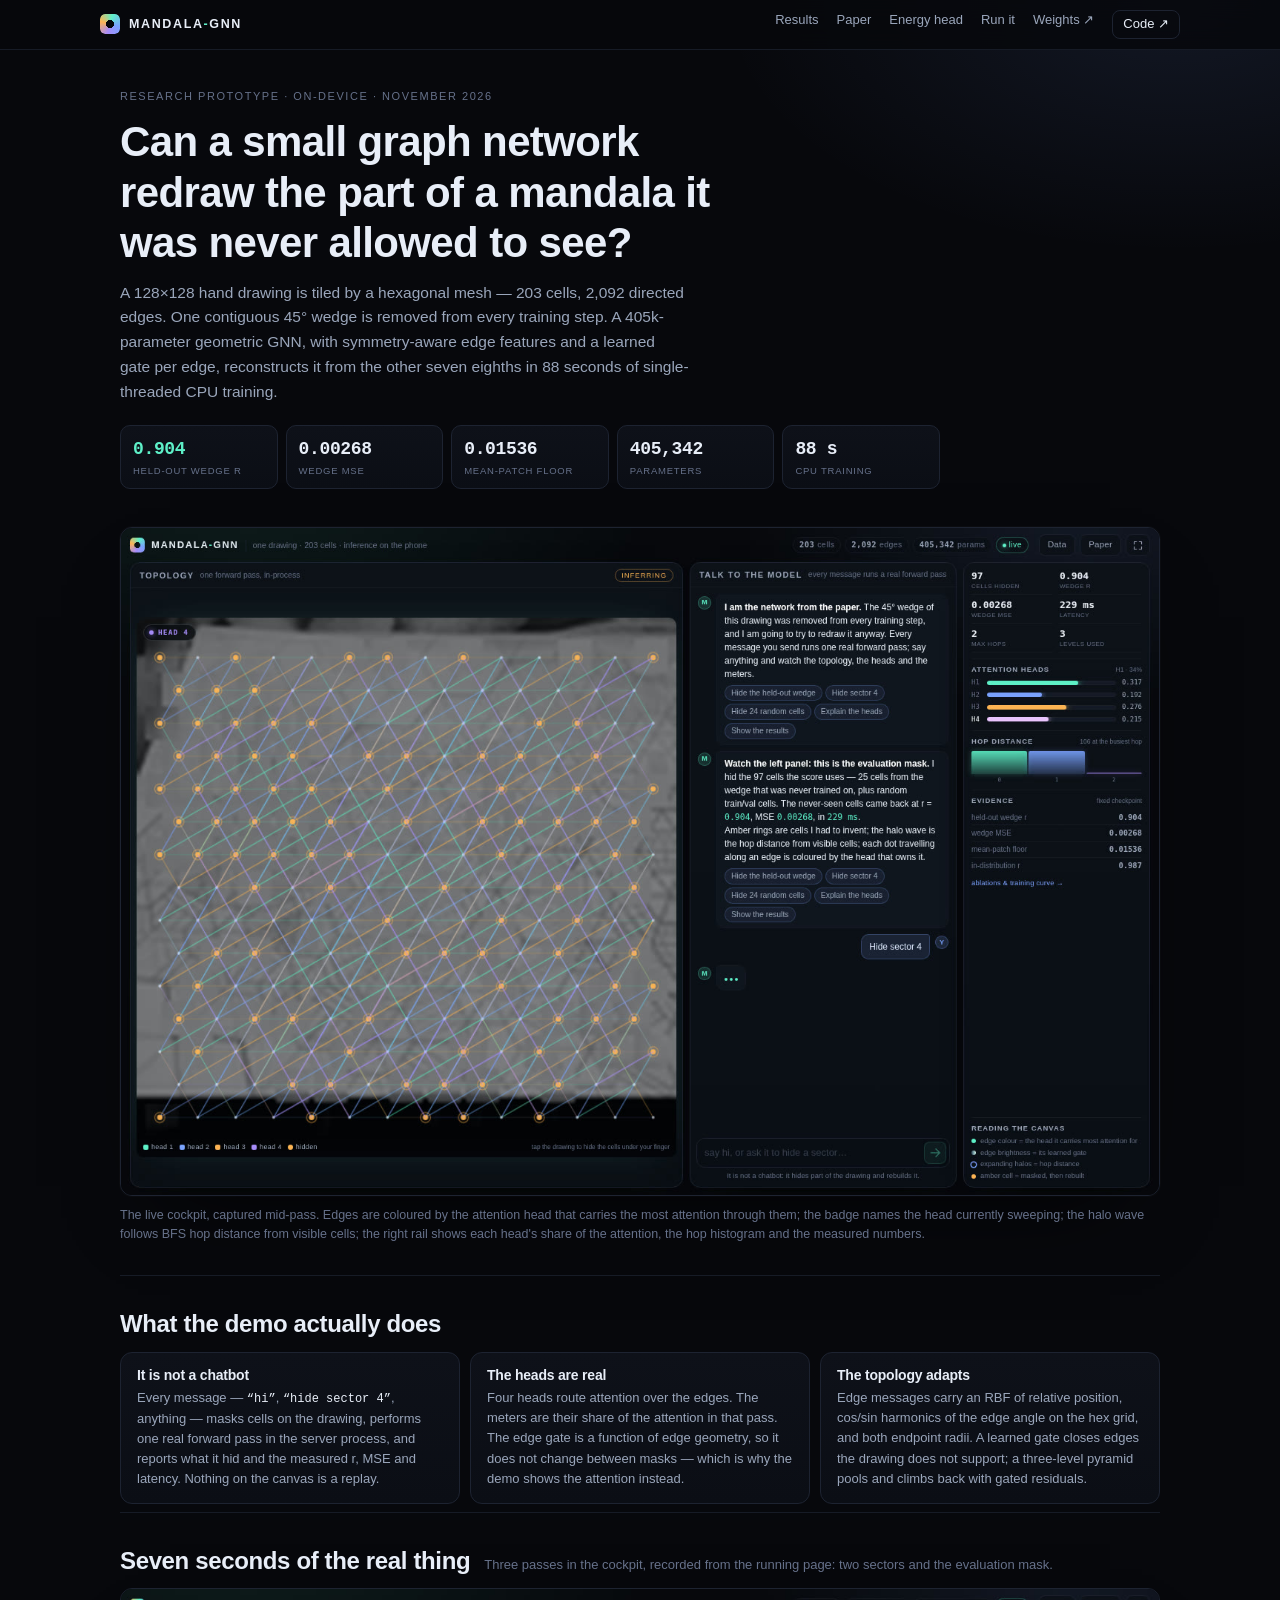
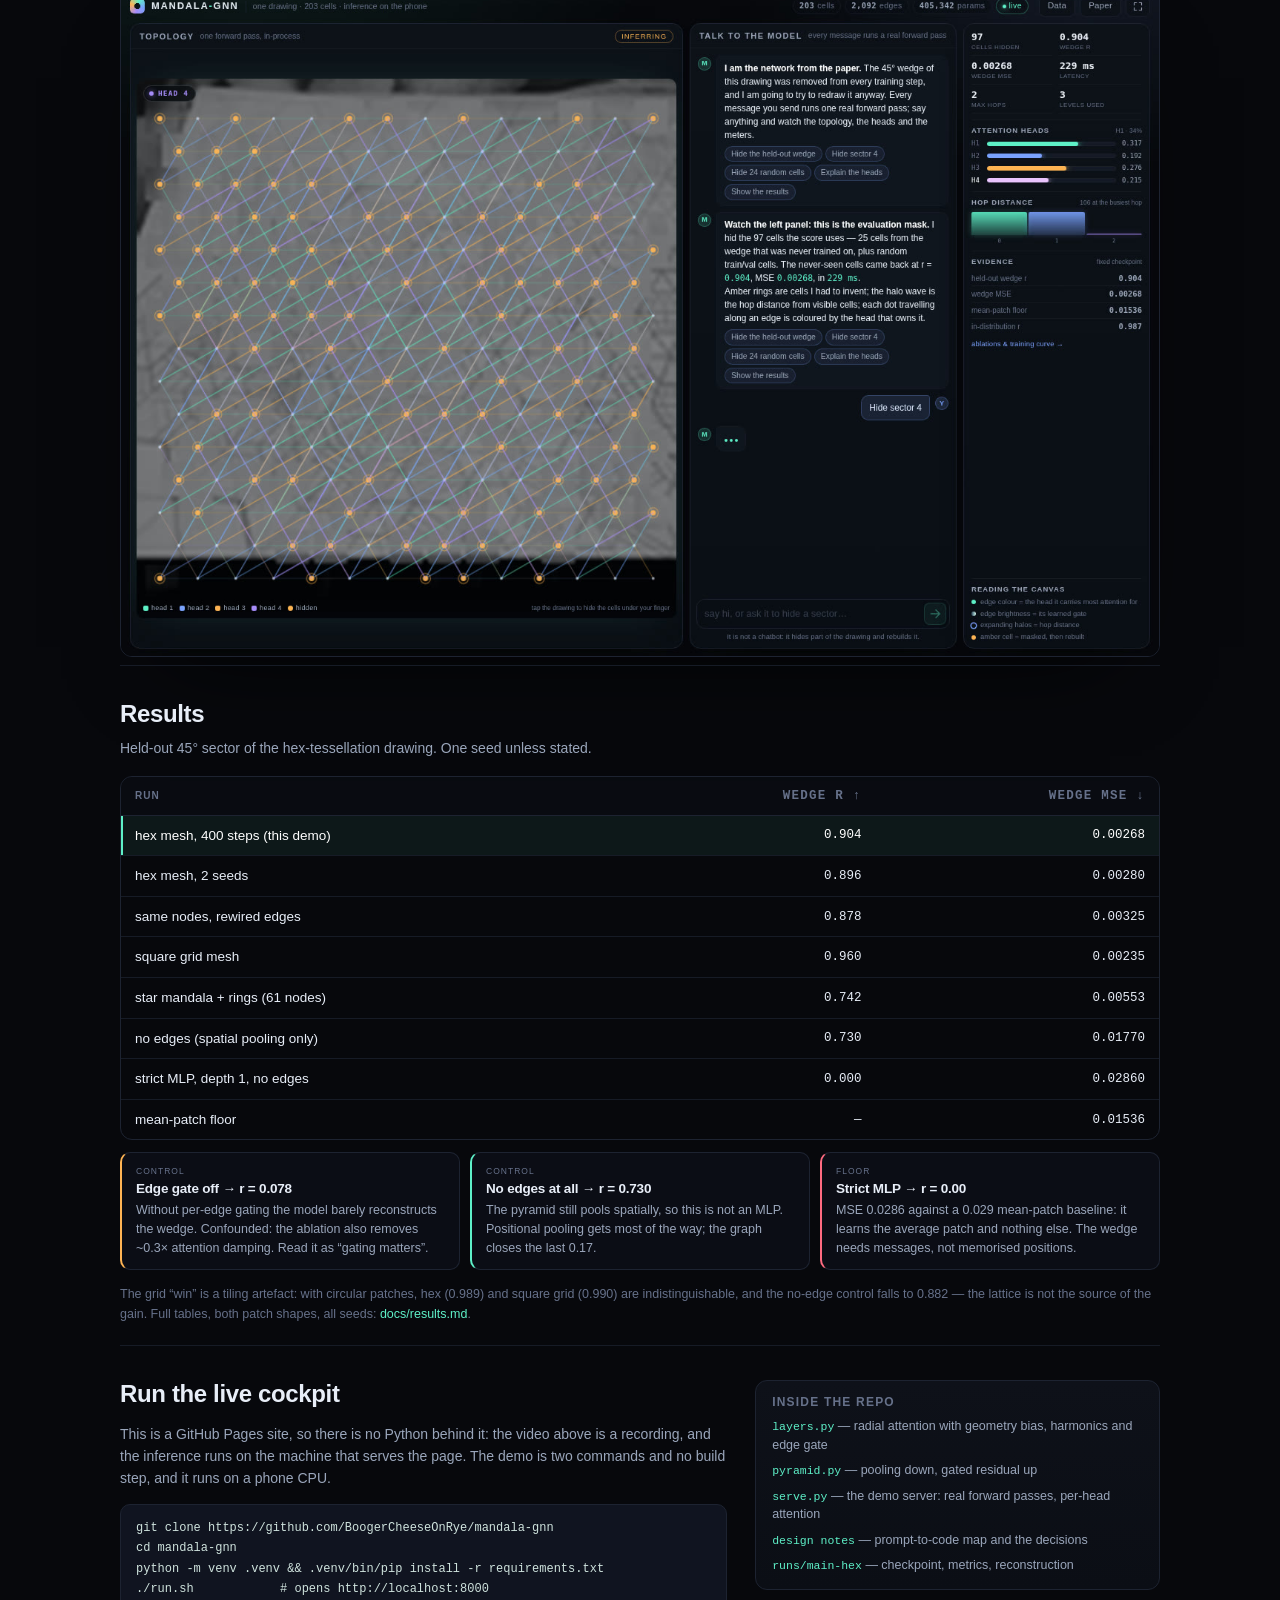
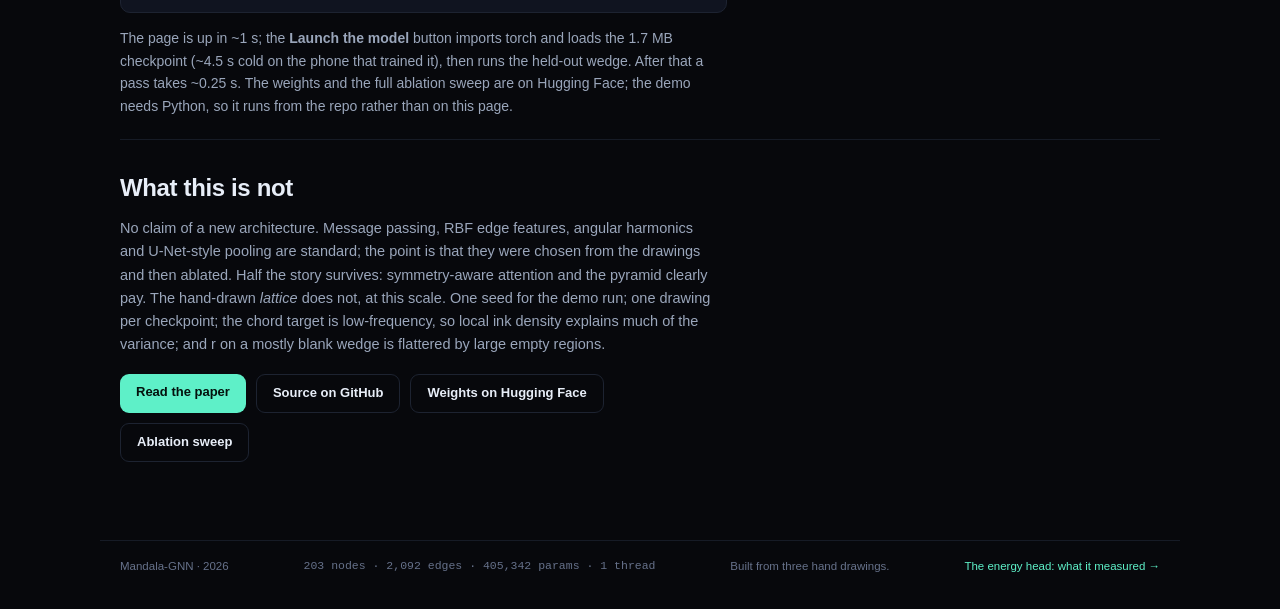
<file: docs/index.html>
<!doctype html>
<html lang="en">
<head>
<meta charset="utf-8">
<meta name="viewport" content="width=device-width, initial-scale=1">
<meta name="theme-color" content="#07080c">
<title>Mandala-GNN — masked-patch reconstruction on hand-drawn lattices</title>
<meta name="description" content="A 405k-parameter geometric GNN that redraws the 45° wedge of a hand-drawn mandala it was never trained on. Checkpoint, ablations and a live cockpit.">
<meta property="og:title" content="Mandala-GNN">
<meta property="og:description" content="Masked-patch reconstruction on a hand-drawn mandala: r = 0.904 on a wedge never seen in training, 88 s on a phone CPU.">
<meta property="og:image" content="img/cockpit.jpg">
<link rel="stylesheet" href="site.css">
</head>
<body>

<header class="nav">
  <a class="brand" href="./">
    <span class="mark" aria-hidden="true"></span>
    <span>MANDALA<span class="dash">-</span>GNN</span>
  </a>
  <nav>
    <a href="#results">Results</a>
    <a href="paper.html">Paper</a>
    <a href="energy.html">Energy head</a>
    <a href="#run">Run it</a>
    <a href="https://huggingface.co/BoogerCheeseOnRye/mandala-gnn">Weights ↗</a>
    <a class="code-link" href="https://github.com/BoogerCheeseOnRye/mandala-gnn">Code ↗</a>
  </nav>
</header>

<main>

<section class="hero">
  <p class="eyebrow">Research prototype · on-device · November 2026</p>
  <h1>Can a small graph network redraw the part of a mandala it was never allowed to see?</h1>
  <p class="lede">
    A 128×128 hand drawing is tiled by a hexagonal mesh — 203 cells, 2,092 directed edges.
    One contiguous 45° wedge is removed from every training step. A 405k-parameter
    geometric GNN, with symmetry-aware edge features and a learned gate per edge,
    reconstructs it from the other seven eighths in 88 seconds of single-threaded CPU
    training.
  </p>

  <div class="stats">
    <div><b>0.904</b><span>held-out wedge r</span></div>
    <div><b>0.00268</b><span>wedge MSE</span></div>
    <div><b>0.01536</b><span>mean-patch floor</span></div>
    <div><b>405,342</b><span>parameters</span></div>
    <div><b>88 s</b><span>CPU training</span></div>
  </div>
</section>

<figure class="shot">
  <img src="img/cockpit.jpg" alt="The cockpit mid-pass: the topology on the left with head-coloured edges and halos, chat in the middle, attention meters on the right.">
  <figcaption>
    The live cockpit, captured mid-pass. Edges are coloured by the attention head that
    carries the most attention through them; the badge names the head currently sweeping;
    the halo wave follows BFS hop distance from visible cells; the right rail shows each
    head's share of the attention, the hop histogram and the measured numbers.
  </figcaption>
</figure>

<section class="band">
  <h2>What the demo actually does</h2>
  <div class="cols3">
    <article>
      <h3>It is not a chatbot</h3>
      <p>Every message — <em>“hi”</em>, <em>“hide sector 4”</em>, anything — masks cells on
      the drawing, performs one real forward pass in the server process, and reports what it
      hid and the measured r, MSE and latency. Nothing on the canvas is a replay.</p>
    </article>
    <article>
      <h3>The heads are real</h3>
      <p>Four heads route attention over the edges. The meters are their share of the
      attention in that pass. The edge gate is a function of edge geometry, so it does not
      change between masks — which is why the demo shows the attention instead.</p>
    </article>
    <article>
      <h3>The topology adapts</h3>
      <p>Edge messages carry an RBF of relative position, cos/sin harmonics of the edge
      angle on the hex grid, and both endpoint radii. A learned gate closes edges the
      drawing does not support; a three-level pyramid pools and climbs back with gated
      residuals.</p>
    </article>
  </div>
</section>

<section class="video-block">
  <div class="video-head">
    <h2>Seven seconds of the real thing</h2>
    <p>Three passes in the cockpit, recorded from the running page: two sectors and the
      evaluation mask.</p>
  </div>
  <video src="img/cockpit.mp4" poster="img/cockpit.jpg"
         autoplay loop muted playsinline preload="metadata"
         aria-label="Screen recording of the Mandala-GNN cockpit running three reconstruction passes"></video>
</section>

<section id="results" class="band">
  <h2>Results</h2>
  <p class="sub">Held-out 45° sector of the hex-tessellation drawing. One seed unless stated.</p>

  <div class="table-wrap">
    <table>
      <thead><tr><th>Run</th><th>wedge r ↑</th><th>wedge MSE ↓</th></tr></thead>
      <tbody>
        <tr class="hl"><td>hex mesh, 400 steps (this demo)</td><td>0.904</td><td>0.00268</td></tr>
        <tr><td>hex mesh, 2 seeds</td><td>0.896</td><td>0.00280</td></tr>
        <tr><td>same nodes, rewired edges</td><td>0.878</td><td>0.00325</td></tr>
        <tr><td>square grid mesh</td><td>0.960</td><td>0.00235</td></tr>
        <tr><td>star mandala + rings (61 nodes)</td><td>0.742</td><td>0.00553</td></tr>
        <tr><td>no edges (spatial pooling only)</td><td>0.730</td><td>0.01770</td></tr>
        <tr><td>strict MLP, depth 1, no edges</td><td>0.000</td><td>0.02860</td></tr>
        <tr><td>mean-patch floor</td><td>—</td><td>0.01536</td></tr>
      </tbody>
    </table>
  </div>

  <div class="note-grid">
    <article class="note warn">
      <div class="tag">control</div>
      <h3>Edge gate off → r = 0.078</h3>
      <p>Without per-edge gating the model barely reconstructs the wedge. Confounded: the
      ablation also removes ~0.3× attention damping. Read it as “gating matters”.</p>
    </article>
    <article class="note">
      <div class="tag">control</div>
      <h3>No edges at all → r = 0.730</h3>
      <p>The pyramid still pools spatially, so this is not an MLP. Positional pooling gets
      most of the way; the graph closes the last 0.17.</p>
    </article>
    <article class="note bad">
      <div class="tag">floor</div>
      <h3>Strict MLP → r = 0.00</h3>
      <p>MSE 0.0286 against a 0.029 mean-patch baseline: it learns the average patch and
      nothing else. The wedge needs messages, not memorised positions.</p>
    </article>
  </div>

  <p class="caption">
    The grid “win” is a tiling artefact: with circular patches, hex (0.989) and square grid
    (0.990) are indistinguishable, and the no-edge control falls to 0.882 — the lattice is
    not the source of the gain. Full tables, both patch shapes, all seeds:
    <a href="https://github.com/BoogerCheeseOnRye/mandala-gnn/blob/main/docs/results.md">docs/results.md</a>.
  </p>
</section>

<section id="run" class="band run">
  <div>
    <h2>Run the live cockpit</h2>
    <p>
      This is a GitHub Pages site, so there is no Python behind it: the video above is a
      recording, and the inference runs on the machine that serves the page. The demo is
      two commands and no build step, and it runs on a phone CPU.
    </p>
    <pre class="code">git clone https://github.com/BoogerCheeseOnRye/mandala-gnn
cd mandala-gnn
python -m venv .venv &amp;&amp; .venv/bin/pip install -r requirements.txt
./run.sh            # opens http://localhost:8000</pre>
    <p class="fine">
      The page is up in ~1 s; the <b>Launch the model</b> button imports torch and loads the
      1.7 MB checkpoint (~4.5 s cold on the phone that trained it), then runs the held-out
      wedge. After that a pass takes ~0.25 s. The weights and the full ablation sweep are on
      Hugging Face; the demo needs Python, so it runs from the repo rather than on this page.
    </p>
  </div>
  <div class="run-side">
    <h3>Inside the repo</h3>
    <ul>
      <li><a href="https://github.com/BoogerCheeseOnRye/mandala-gnn/blob/main/mandalanet/layers.py">layers.py</a> — radial attention with geometry bias, harmonics and edge gate</li>
      <li><a href="https://github.com/BoogerCheeseOnRye/mandala-gnn/blob/main/mandalanet/pyramid.py">pyramid.py</a> — pooling down, gated residual up</li>
      <li><a href="https://github.com/BoogerCheeseOnRye/mandala-gnn/blob/main/mandalanet/serve.py">serve.py</a> — the demo server: real forward passes, per-head attention</li>
      <li><a href="https://github.com/BoogerCheeseOnRye/mandala-gnn/blob/main/docs/design-notes.md">design notes</a> — prompt-to-code map and the decisions</li>
      <li><a href="https://github.com/BoogerCheeseOnRye/mandala-gnn/tree/main/runs/main-hex">runs/main-hex</a> — checkpoint, metrics, reconstruction</li>
    </ul>
  </div>
</section>

<section class="band limits-band">
  <h2>What this is not</h2>
  <p>
    No claim of a new architecture. Message passing, RBF edge features, angular harmonics and
    U-Net-style pooling are standard; the point is that they were chosen from the drawings and
    then ablated. Half the story survives: symmetry-aware attention and the pyramid clearly pay.
    The hand-drawn <em>lattice</em> does not, at this scale. One seed for the demo run; one
    drawing per checkpoint; the chord target is low-frequency, so local ink density explains
    much of the variance; and r on a mostly blank wedge is flattered by large empty regions.
  </p>
  <p class="links">
    <a class="btn" href="paper.html">Read the paper</a>
    <a class="btn ghost" href="https://github.com/BoogerCheeseOnRye/mandala-gnn">Source on GitHub</a>
    <a class="btn ghost" href="https://huggingface.co/BoogerCheeseOnRye/mandala-gnn">Weights on Hugging Face</a>
    <a class="btn ghost" href="https://huggingface.co/datasets/BoogerCheeseOnRye/mandala-gnn-ablations">Ablation sweep</a>
  </p>
</section>

</main>

<footer>
  <span>Mandala-GNN · 2026</span>
  <span class="mono">203 nodes · 2,092 edges · 405,342 params · 1 thread</span>
  <span>Built from three hand drawings.</span>
  <span><a href="energy.html">The energy head: what it measured →</a></span>
</footer>

</body>
</html>
</file>
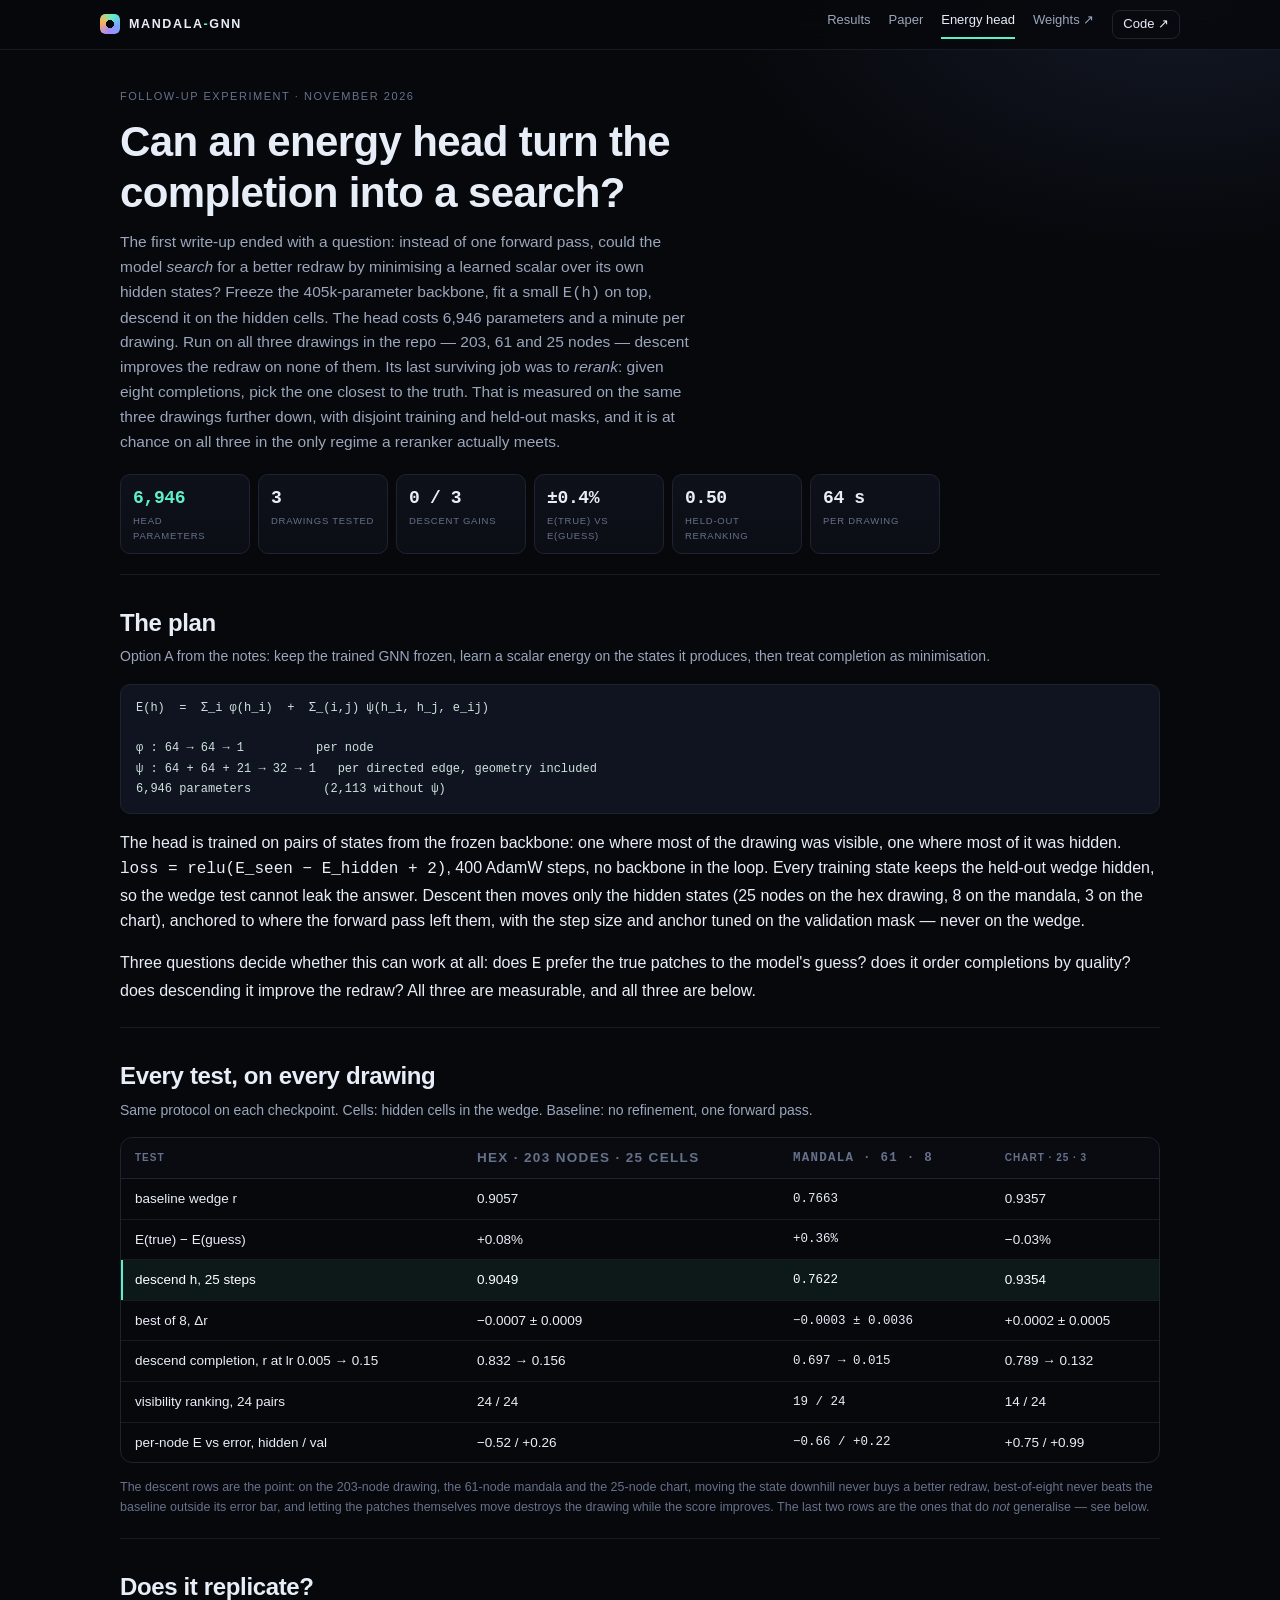
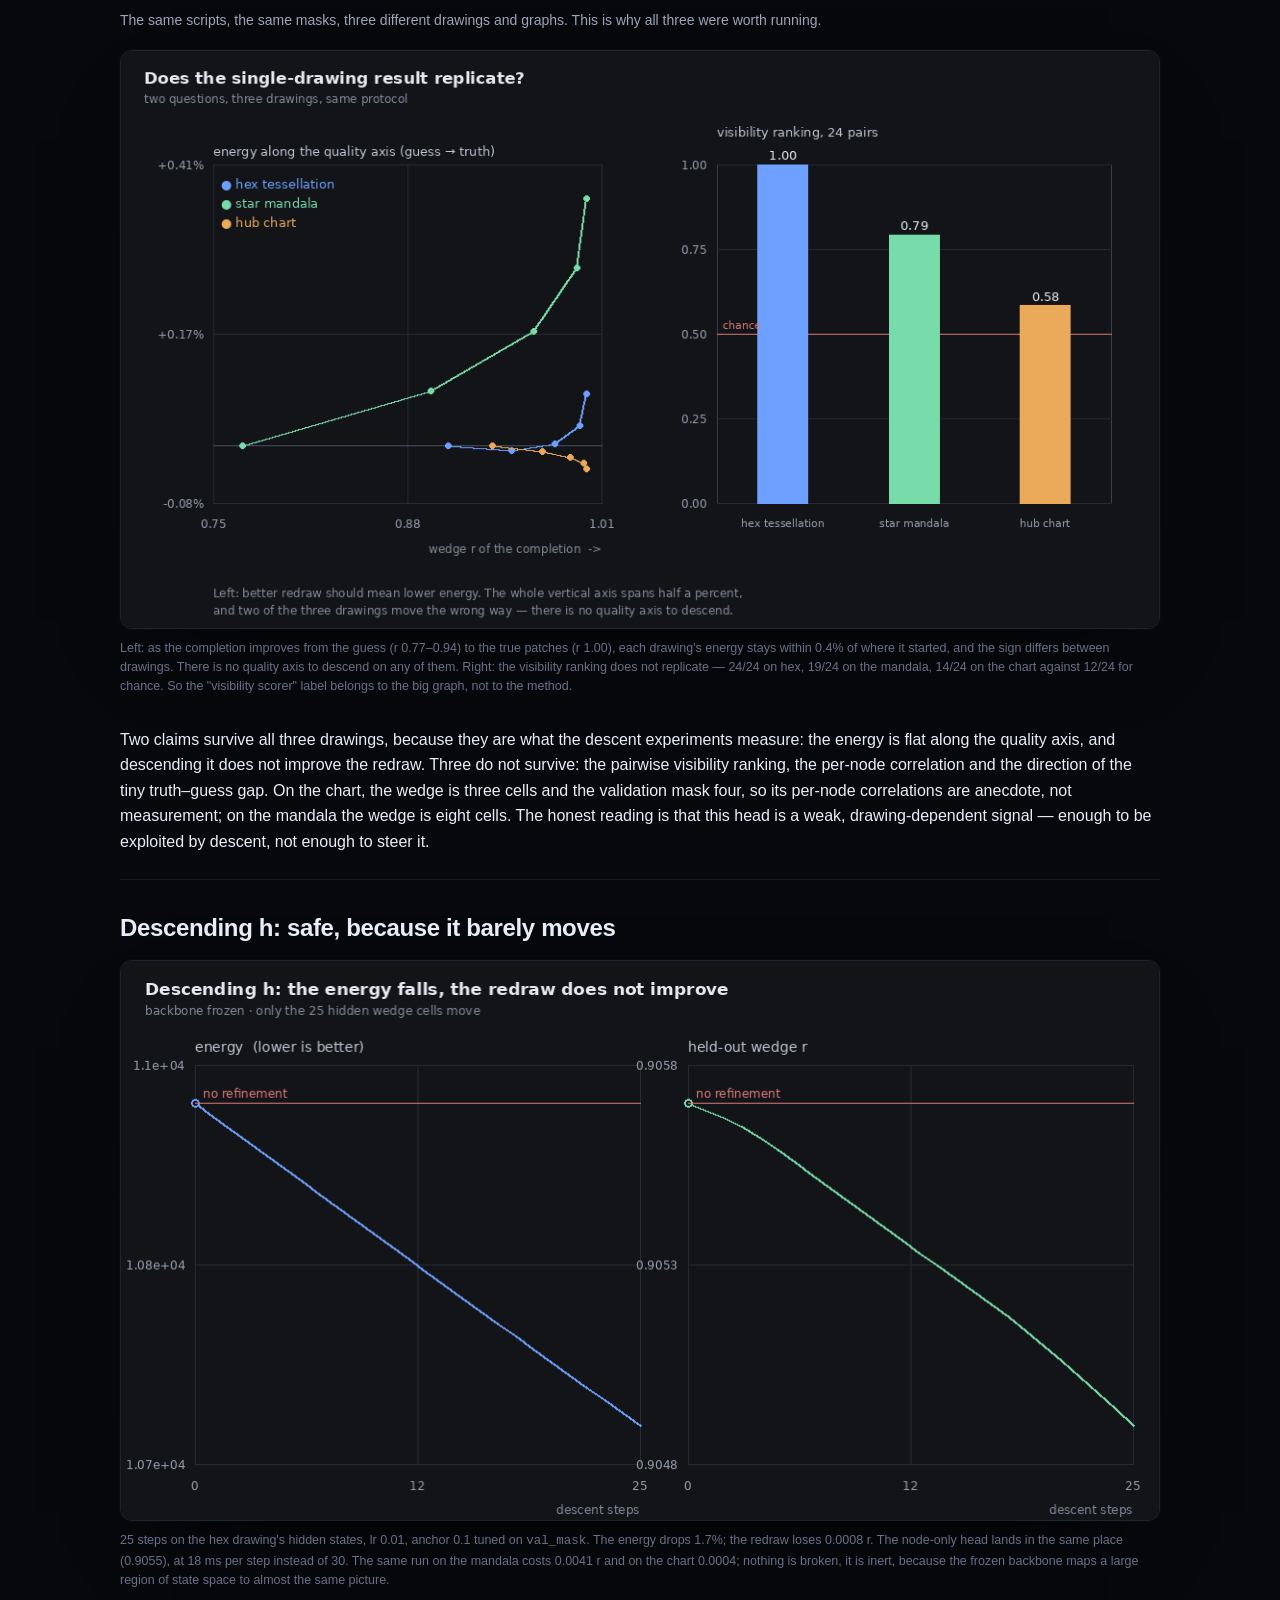
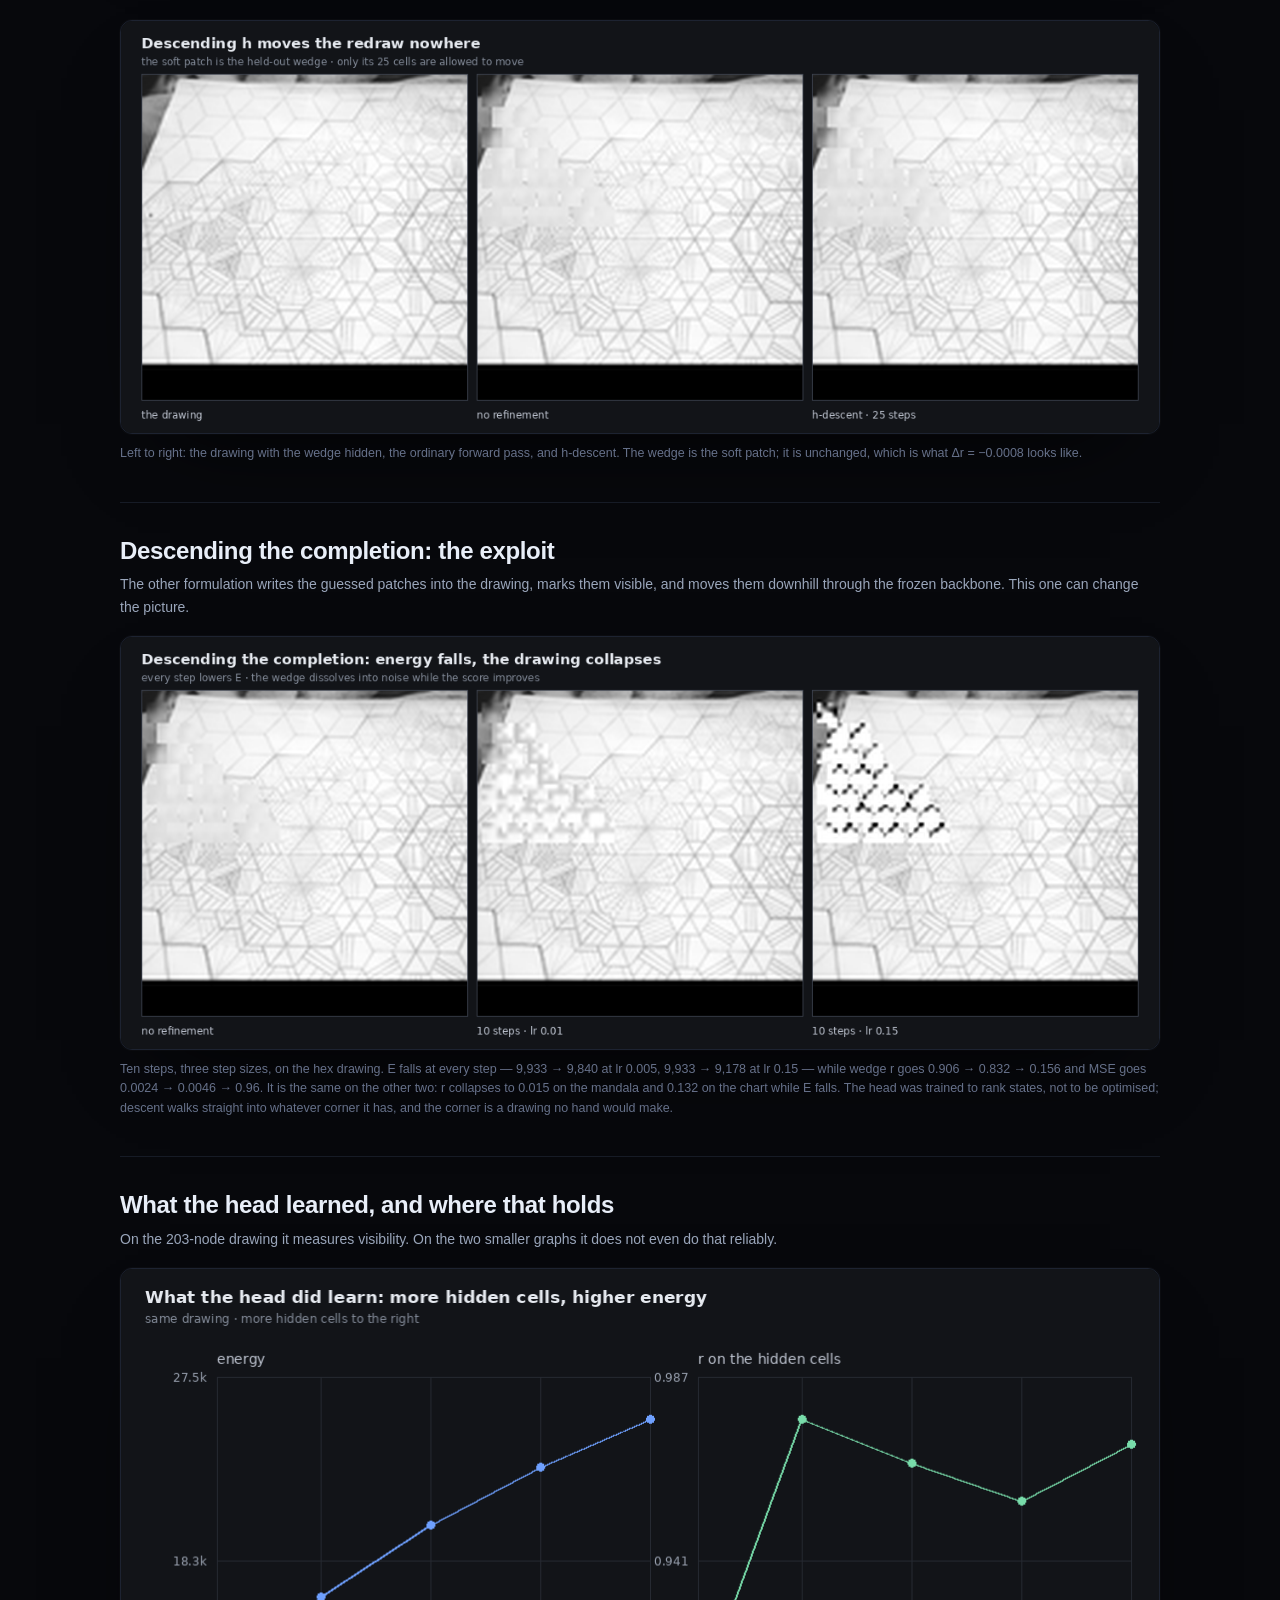
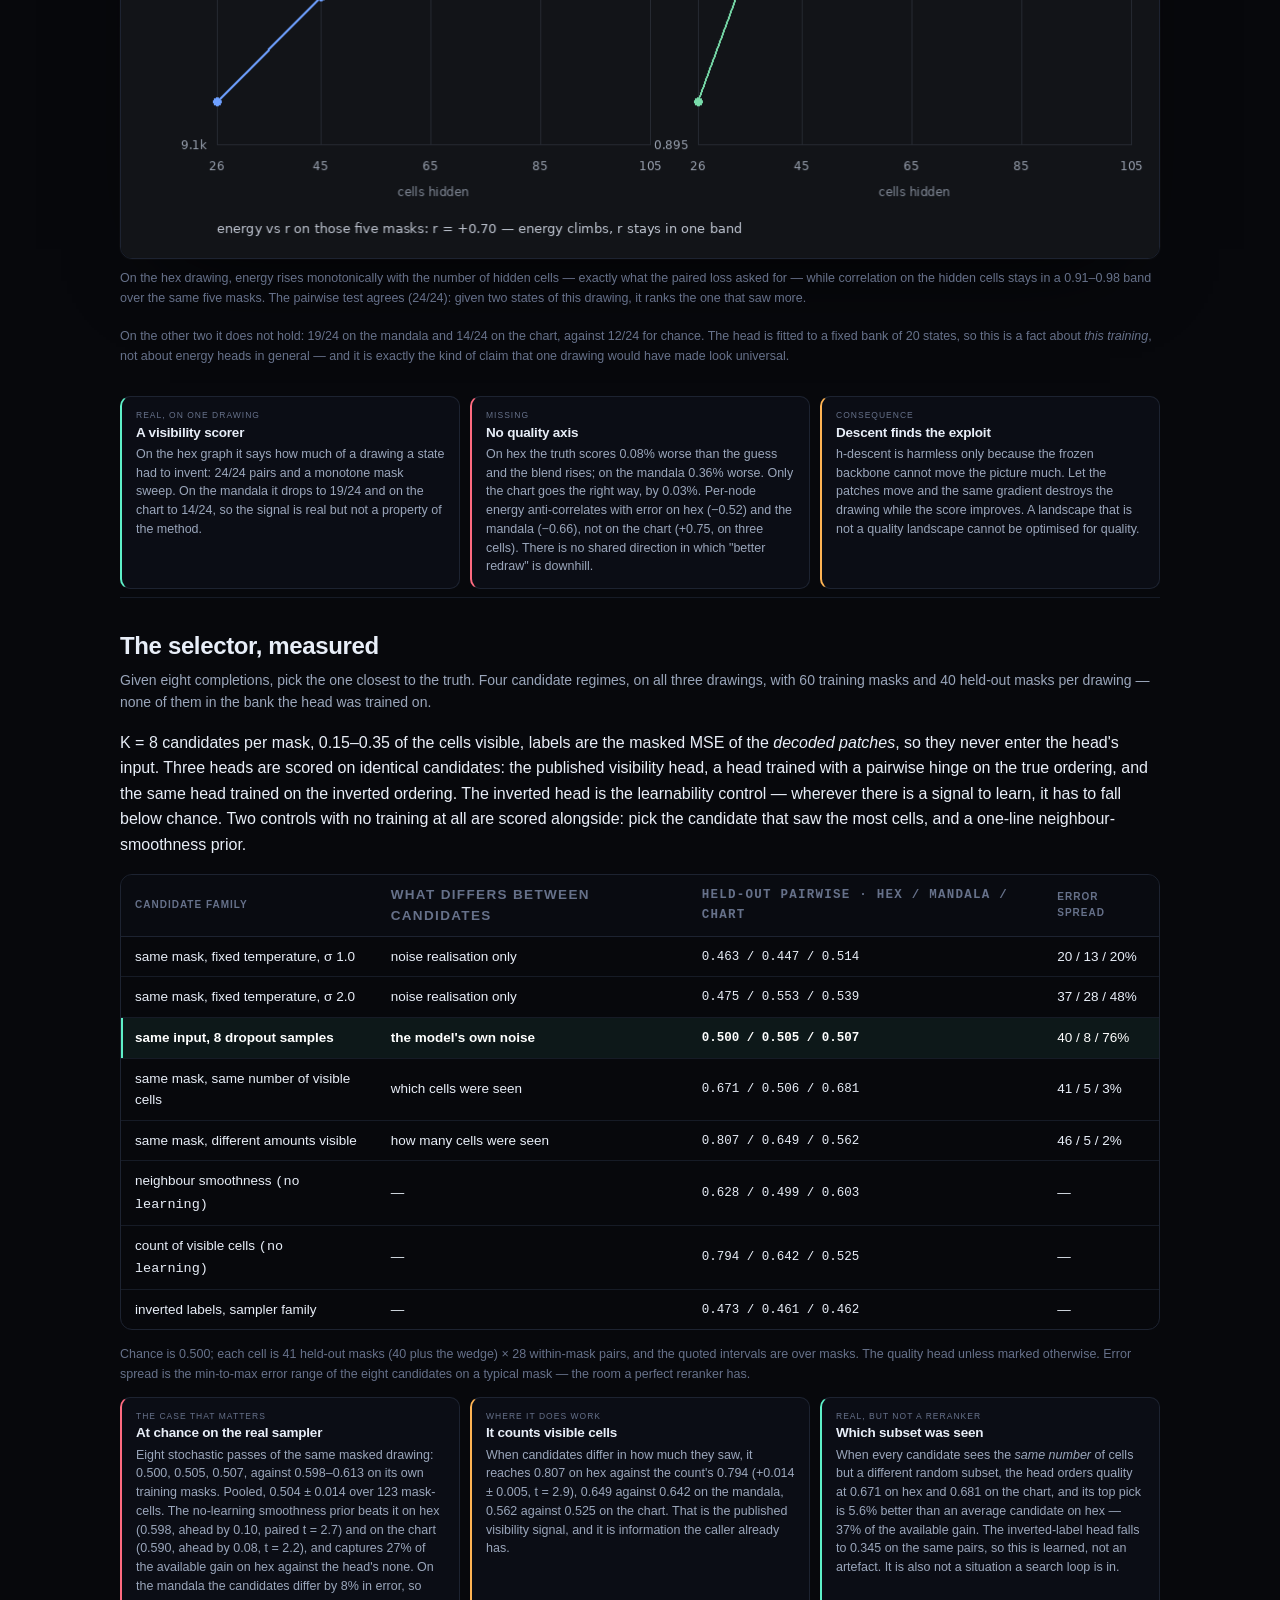
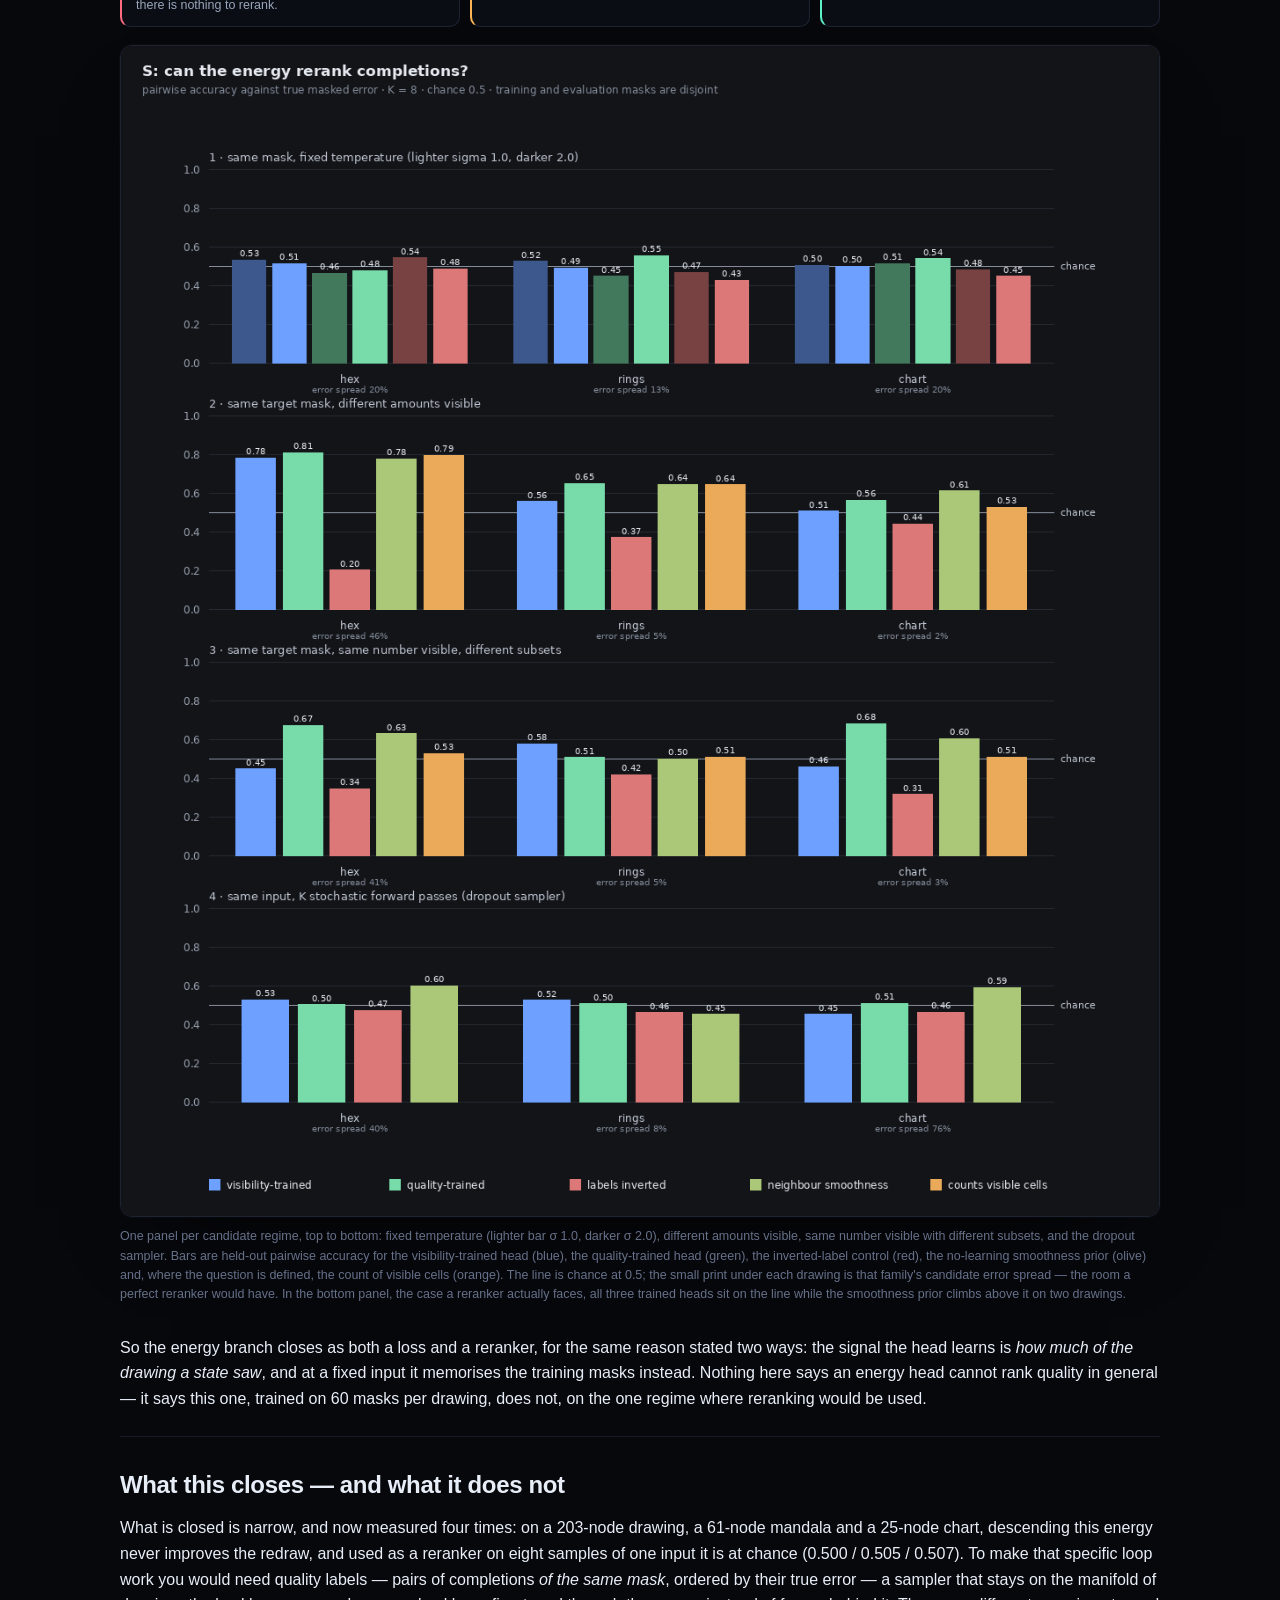
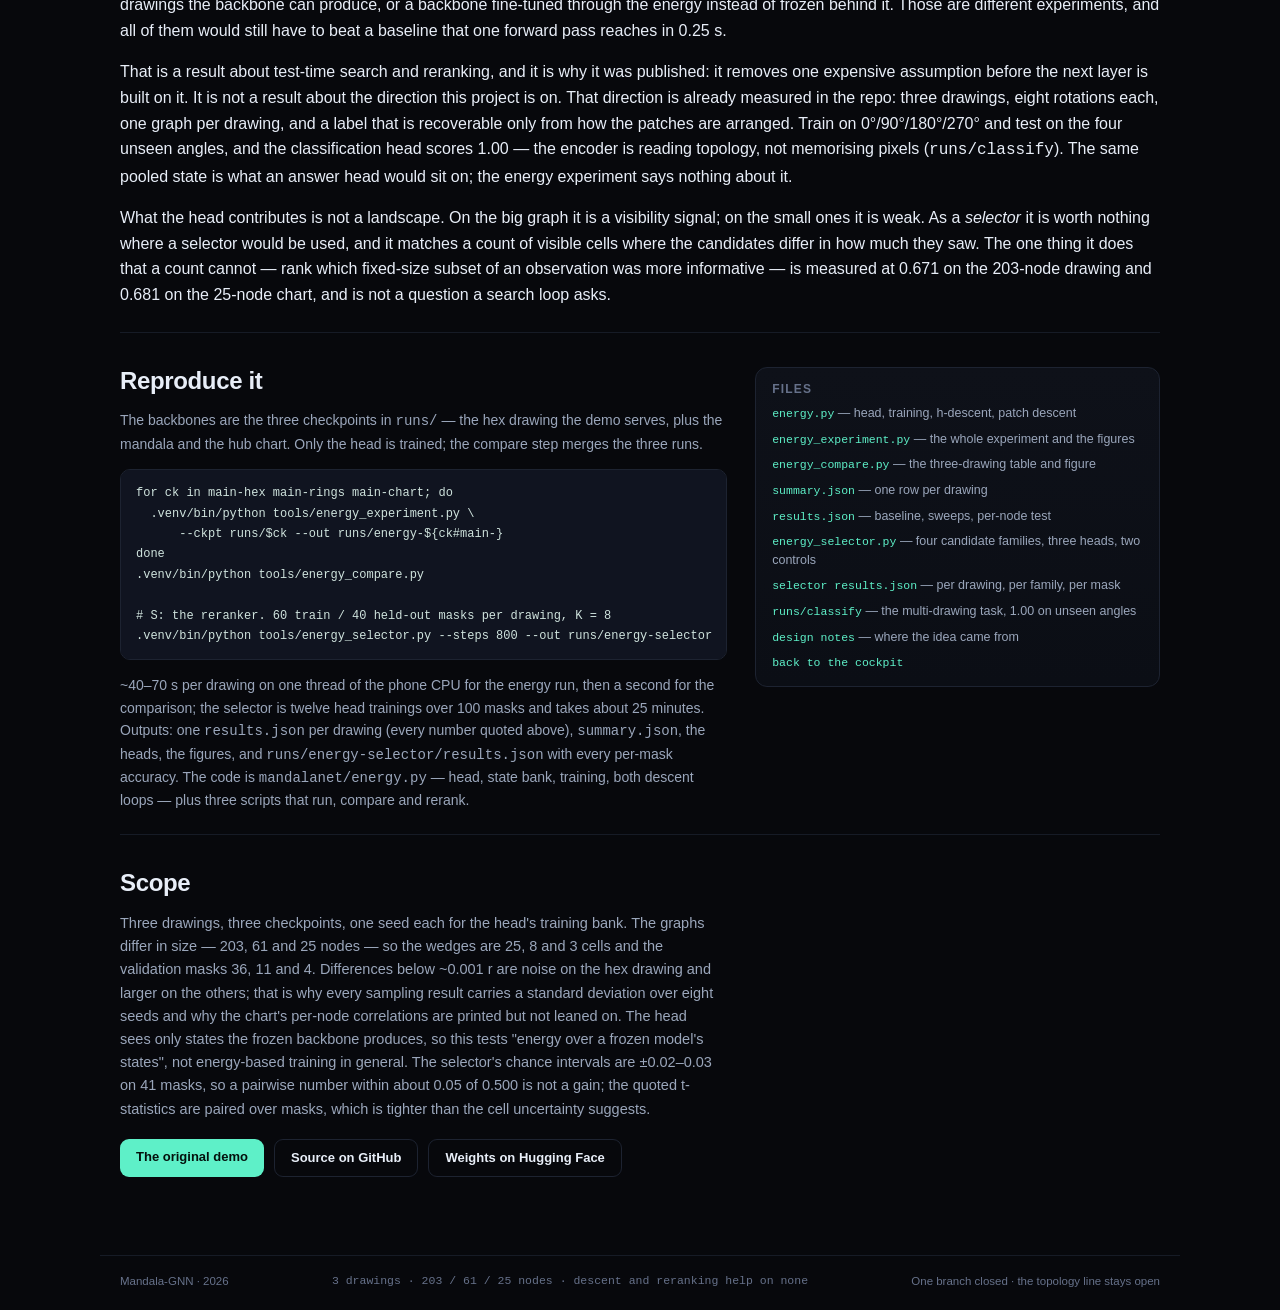
<file: docs/energy.html>
<!doctype html>
<html lang="en">
<head>
<meta charset="utf-8">
<meta name="viewport" content="width=device-width, initial-scale=1">
<meta name="theme-color" content="#07080c">
<title>Mandala-GNN — the energy head, on three drawings</title>
<meta name="description" content="A 6,946-parameter energy head over a frozen GNN, tested on all three hand drawings (203, 61 and 25 nodes): descent does not improve the redraw, and reranking eight samples is at chance on all three.">
<meta property="og:title" content="Mandala-GNN — the energy head">
<meta property="og:description" content="Freeze the backbone, learn E(h), descend it to improve a redraw. Three drawings, 64 s each, no descent gain — and at chance as a reranker of eight samples.">
<meta property="og:image" content="img/energy-replication.png">
<link rel="stylesheet" href="site.css">
</head>
<body>

<header class="nav">
  <a class="brand" href="./">
    <span class="mark" aria-hidden="true"></span>
    <span>MANDALA<span class="dash">-</span>GNN</span>
  </a>
  <nav>
    <a href="index.html#results">Results</a>
    <a href="paper.html">Paper</a>
    <a class="here" href="energy.html">Energy head</a>
    <a href="https://huggingface.co/BoogerCheeseOnRye/mandala-gnn">Weights ↗</a>
    <a class="code-link" href="https://github.com/BoogerCheeseOnRye/mandala-gnn">Code ↗</a>
  </nav>
</header>

<main>

<section class="hero">
  <p class="eyebrow">Follow-up experiment · November 2026</p>
  <h1>Can an energy head turn the completion into a search?</h1>
  <p class="lede">
    The first write-up ended with a question: instead of one forward pass, could the
    model <em>search</em> for a better redraw by minimising a learned scalar over its own
    hidden states? Freeze the 405k-parameter backbone, fit a small
    <span class="mono">E(h)</span> on top, descend it on the hidden cells. The head costs
    6,946 parameters and a minute per drawing. Run on all three drawings in the repo —
    203, 61 and 25 nodes — descent improves the redraw on none of them. Its last surviving
    job was to <em>rerank</em>: given eight completions, pick the one closest to the truth.
    That is measured on the same three drawings further down, with disjoint training and
    held-out masks, and it is at chance on all three in the only regime a reranker actually
    meets.
  </p>

  <div class="stats">
    <div><b>6,946</b><span>head parameters</span></div>
    <div><b>3</b><span>drawings tested</span></div>
    <div><b>0 / 3</b><span>descent gains</span></div>
    <div><b>±0.4%</b><span>E(true) vs E(guess)</span></div>
    <div><b>0.50</b><span>held-out reranking</span></div>
    <div><b>64 s</b><span>per drawing</span></div>
  </div>
</section>

<section class="band">
  <h2>The plan</h2>
  <p class="sub">Option A from the notes: keep the trained GNN frozen, learn a scalar
    energy on the states it produces, then treat completion as minimisation.</p>

  <pre class="code">E(h)  =  Σ_i φ(h_i)  +  Σ_(i,j) ψ(h_i, h_j, e_ij)

φ : 64 → 64 → 1          per node
ψ : 64 + 64 + 21 → 32 → 1   per directed edge, geometry included
6,946 parameters          (2,113 without ψ)</pre>

  <p>
    The head is trained on pairs of states from the frozen backbone: one where most of the
    drawing was visible, one where most of it was hidden.
    <span class="mono">loss = relu(E_seen − E_hidden + 2)</span>, 400 AdamW steps, no
    backbone in the loop. Every training state keeps the held-out wedge hidden, so the
    wedge test cannot leak the answer. Descent then moves only the hidden states (25
    nodes on the hex drawing, 8 on the mandala, 3 on the chart), anchored to where the
    forward pass left them, with the step size and anchor tuned on the validation mask —
    never on the wedge.
  </p>
  <p>
    Three questions decide whether this can work at all: does
    <span class="mono">E</span> prefer the true patches to the model's guess? does it order
    completions by quality? does descending it improve the redraw? All three are
    measurable, and all three are below.
  </p>
</section>

<section class="band">
  <h2>Every test, on every drawing</h2>
  <p class="sub">Same protocol on each checkpoint. Cells: hidden cells in the wedge.
    Baseline: no refinement, one forward pass.</p>

  <div class="table-wrap prose">
    <table>
      <thead><tr><th>Test</th><th>Hex · 203 nodes · 25 cells</th><th>Mandala · 61 · 8</th><th>Chart · 25 · 3</th></tr></thead>
      <tbody>
        <tr><td>baseline wedge r</td><td>0.9057</td><td>0.7663</td><td>0.9357</td></tr>
        <tr><td>E(true) − E(guess)</td><td>+0.08%</td><td>+0.36%</td><td>−0.03%</td></tr>
        <tr class="hl"><td>descend h, 25 steps</td><td>0.9049</td><td>0.7622</td><td>0.9354</td></tr>
        <tr><td>best of 8, Δr</td><td>−0.0007 ± 0.0009</td><td>−0.0003 ± 0.0036</td><td>+0.0002 ± 0.0005</td></tr>
        <tr><td>descend completion, r at lr 0.005 → 0.15</td><td>0.832 → 0.156</td><td>0.697 → 0.015</td><td>0.789 → 0.132</td></tr>
        <tr><td>visibility ranking, 24 pairs</td><td>24 / 24</td><td>19 / 24</td><td>14 / 24</td></tr>
        <tr><td>per-node E vs error, hidden / val</td><td>−0.52 / +0.26</td><td>−0.66 / +0.22</td><td>+0.75 / +0.99</td></tr>
      </tbody>
    </table>
  </div>

  <p class="caption">
    The descent rows are the point: on the 203-node drawing, the 61-node mandala and the
    25-node chart, moving the state downhill never buys a better redraw, best-of-eight never
    beats the baseline outside its error bar, and letting the patches themselves move
    destroys the drawing while the score improves. The last two rows are the ones that do
    <em>not</em> generalise — see below.
  </p>
</section>

<section class="band">
  <h2>Does it replicate?</h2>
  <p class="sub">The same scripts, the same masks, three different drawings and graphs. This
    is why all three were worth running.</p>

  <figure class="shot">
    <img src="img/energy-replication.png" alt="Left: three curves of relative energy against completion r, all nearly flat, with two rising slightly and one falling. Right: bars of visibility ranking accuracy, 1.00 for hex, 0.79 for the mandala and 0.58 for the chart, with a chance line at 0.5.">
    <figcaption>
      Left: as the completion improves from the guess (r 0.77–0.94) to the true patches
      (r 1.00), each drawing's energy stays within 0.4% of where it started, and the sign
      differs between drawings. There is no quality axis to descend on any of them.
      Right: the visibility ranking does not replicate — 24/24 on hex, 19/24 on the
      mandala, 14/24 on the chart against 12/24 for chance. So the "visibility scorer" label
      belongs to the big graph, not to the method.
    </figcaption>
  </figure>

  <p>
    Two claims survive all three drawings, because they are what the descent experiments
    measure: the energy is flat along the quality axis, and descending it does not improve
    the redraw. Three do not survive: the pairwise visibility ranking, the per-node
    correlation and the direction of the tiny truth–guess gap. On the chart, the wedge is
    three cells and the validation mask four, so its per-node correlations are anecdote,
    not measurement; on the mandala the wedge is eight cells. The honest reading is that
    this head is a weak, drawing-dependent signal — enough to be exploited by descent,
    not enough to steer it.
  </p>
</section>

<section class="band">
  <h2>Descending h: safe, because it barely moves</h2>

  <figure class="shot">
    <img src="img/energy-curve.png" alt="Two panels against descent step: energy falls steadily from 10,930 to 10,748; wedge r falls from 0.9057 to 0.9049.">
    <figcaption>
      25 steps on the hex drawing's hidden states, lr 0.01, anchor 0.1 tuned on
      <span class="mono">val_mask</span>. The energy drops 1.7%; the redraw loses 0.0008 r.
      The node-only head lands in the same place (0.9055), at 18 ms per step instead of 30.
      The same run on the mandala costs 0.0041 r and on the chart 0.0004; nothing is broken,
      it is inert, because the frozen backbone maps a large region of state space to almost
      the same picture.
    </figcaption>
  </figure>

  <figure class="shot">
    <img src="img/energy-recon.png" alt="Three panels: the drawing with the wedge masked, the baseline completion, and the completion after h-descent; the last two look identical.">
    <figcaption>
      Left to right: the drawing with the wedge hidden, the ordinary forward pass, and
      h-descent. The wedge is the soft patch; it is unchanged, which is what Δr = −0.0008
      looks like.
    </figcaption>
  </figure>
</section>

<section class="band">
  <h2>Descending the completion: the exploit</h2>
  <p class="sub">The other formulation writes the guessed patches into the drawing, marks
    them visible, and moves them downhill through the frozen backbone. This one can
    change the picture.</p>

  <figure class="shot">
    <img src="img/energy-collapse.png" alt="Three panels: baseline completion; 10 steps at lr 0.01 where the wedge is grainy; 10 steps at lr 0.15 where the wedge is black-and-white noise.">
    <figcaption>
      Ten steps, three step sizes, on the hex drawing. E falls at every step — 9,933 →
      9,840 at lr 0.005, 9,933 → 9,178 at lr 0.15 — while wedge r goes 0.906 → 0.832 → 0.156
      and MSE goes 0.0024 → 0.0046 → 0.96. It is the same on the other two: r collapses to
      0.015 on the mandala and 0.132 on the chart while E falls. The head was trained to rank
      states, not to be optimised; descent walks straight into whatever corner it has, and
      the corner is a drawing no hand would make.
    </figcaption>
  </figure>
</section>

<section class="band">
  <h2>What the head learned, and where that holds</h2>
  <p class="sub">On the 203-node drawing it measures visibility. On the two smaller graphs
    it does not even do that reliably.</p>

  <figure class="shot">
    <img src="img/energy-mask.png" alt="Two panels against cells hidden, 26 to 105: energy rises monotonically from 11.2 to 25.3 thousand; r stays between 0.906 and 0.976.">
    <figcaption>
      On the hex drawing, energy rises monotonically with the number of hidden cells —
      exactly what the paired loss asked for — while correlation on the hidden cells stays in
      a 0.91–0.98 band over the same five masks. The pairwise test agrees (24/24): given two
      states of this drawing, it ranks the one that saw more.
      <br><br>
      On the other two it does not hold: 19/24 on the mandala and 14/24 on the chart, against
      12/24 for chance. The head is fitted to a fixed bank of 20 states, so this is a fact
      about <em>this training</em>, not about energy heads in general — and it is exactly the
      kind of claim that one drawing would have made look universal.
    </figcaption>
  </figure>

  <div class="note-grid">
    <article class="note">
      <div class="tag">real, on one drawing</div>
      <h3>A visibility scorer</h3>
      <p>On the hex graph it says how much of a drawing a state had to invent: 24/24 pairs and
      a monotone mask sweep. On the mandala it drops to 19/24 and on the chart to 14/24, so
      the signal is real but not a property of the method.</p>
    </article>
    <article class="note bad">
      <div class="tag">missing</div>
      <h3>No quality axis</h3>
      <p>On hex the truth scores 0.08% worse than the guess and the blend rises; on the
      mandala 0.36% worse. Only the chart goes the right way, by 0.03%. Per-node energy
      anti-correlates with error on hex (−0.52) and the mandala (−0.66), not on the chart
      (+0.75, on three cells). There is no shared direction in which "better redraw" is
      downhill.</p>
    </article>
    <article class="note warn">
      <div class="tag">consequence</div>
      <h3>Descent finds the exploit</h3>
      <p>h-descent is harmless only because the frozen backbone cannot move the picture
      much. Let the patches move and the same gradient destroys the drawing while the
      score improves. A landscape that is not a quality landscape cannot be optimised
      for quality.</p>
    </article>
  </div>
</section>

<section class="band" id="selector">
  <h2>The selector, measured</h2>
  <p class="sub">Given eight completions, pick the one closest to the truth. Four candidate
    regimes, on all three drawings, with 60 training masks and 40 held-out masks per drawing
    — none of them in the bank the head was trained on.</p>

  <p>
    K = 8 candidates per mask, 0.15–0.35 of the cells visible, labels are the masked MSE of
    the <em>decoded patches</em>, so they never enter the head's input. Three heads are scored
    on identical candidates: the published visibility head, a head trained with a pairwise
    hinge on the true ordering, and the same head trained on the inverted ordering. The
    inverted head is the learnability control — wherever there is a signal to learn, it has
    to fall below chance. Two controls with no training at all are scored alongside: pick the
    candidate that saw the most cells, and a one-line neighbour-smoothness prior.
  </p>

  <div class="table-wrap prose">
    <table>
      <thead><tr><th>Candidate family</th><th>What differs between candidates</th><th>Held-out pairwise · hex / mandala / chart</th><th>Error spread</th></tr></thead>
      <tbody>
        <tr><td>same mask, fixed temperature, σ 1.0</td><td>noise realisation only</td><td>0.463 / 0.447 / 0.514</td><td>20 / 13 / 20%</td></tr>
        <tr><td>same mask, fixed temperature, σ 2.0</td><td>noise realisation only</td><td>0.475 / 0.553 / 0.539</td><td>37 / 28 / 48%</td></tr>
        <tr class="hl"><td><b>same input, 8 dropout samples</b></td><td><b>the model's own noise</b></td><td><b>0.500 / 0.505 / 0.507</b></td><td>40 / 8 / 76%</td></tr>
        <tr><td>same mask, same number of visible cells</td><td>which cells were seen</td><td>0.671 / 0.506 / 0.681</td><td>41 / 5 / 3%</td></tr>
        <tr><td>same mask, different amounts visible</td><td>how many cells were seen</td><td>0.807 / 0.649 / 0.562</td><td>46 / 5 / 2%</td></tr>
        <tr><td>neighbour smoothness <span class="mono">(no learning)</span></td><td>—</td><td>0.628 / 0.499 / 0.603</td><td>—</td></tr>
        <tr><td>count of visible cells <span class="mono">(no learning)</span></td><td>—</td><td>0.794 / 0.642 / 0.525</td><td>—</td></tr>
        <tr><td>inverted labels, sampler family</td><td>—</td><td>0.473 / 0.461 / 0.462</td><td>—</td></tr>
      </tbody>
    </table>
  </div>
  <p class="caption">
    Chance is 0.500; each cell is 41 held-out masks (40 plus the wedge) × 28 within-mask
    pairs, and the quoted intervals are over masks. The quality head
    unless marked otherwise. Error spread is the min-to-max error range of the eight
    candidates on a typical mask — the room a perfect reranker has.
  </p>

  <div class="note-grid">
    <article class="note bad">
      <div class="tag">the case that matters</div>
      <h3>At chance on the real sampler</h3>
      <p>Eight stochastic passes of the same masked drawing: 0.500, 0.505, 0.507, against
      0.598–0.613 on its own training masks. Pooled, 0.504 ± 0.014 over 123 mask-cells. The
      no-learning smoothness prior beats it on hex (0.598, ahead by 0.10, paired t = 2.7) and
      on the chart (0.590, ahead by 0.08, t = 2.2), and captures 27% of the available gain on
      hex against the head's none. On the mandala the candidates differ by 8% in error, so there is nothing to
      rerank.</p>
    </article>
    <article class="note warn">
      <div class="tag">where it does work</div>
      <h3>It counts visible cells</h3>
      <p>When candidates differ in how much they saw, it reaches 0.807 on hex against the
      count's 0.794 (+0.014 ± 0.005, t = 2.9), 0.649 against 0.642 on the mandala, 0.562
      against 0.525 on the chart. That is the published visibility signal, and it is
      information the caller already has.</p>
    </article>
    <article class="note">
      <div class="tag">real, but not a reranker</div>
      <h3>Which subset was seen</h3>
      <p>When every candidate sees the <em>same number</em> of cells but a different random
      subset, the head orders quality at 0.671 on hex and 0.681 on the chart, and its top pick
      is 5.6% better than an average candidate on hex — 37% of the available gain. The
      inverted-label head falls to 0.345 on the same pairs, so this is learned, not an
      artefact. It is also not a situation a search loop is in.</p>
    </article>
  </div>

  <figure class="shot">
    <img src="img/energy-selector.png" alt="Four panels, one per candidate regime, with bars giving held-out pairwise accuracy for three trained heads and the no-learning controls, grouped by drawing; chance is a horizontal line and every panel stays close to it in the sampler regime.">
    <figcaption>
      One panel per candidate regime, top to bottom: fixed temperature (lighter bar σ 1.0,
      darker σ 2.0), different amounts visible, same number visible with different subsets,
      and the dropout sampler. Bars are held-out pairwise accuracy for the visibility-trained
      head (blue), the quality-trained head (green), the inverted-label control (red), the
      no-learning smoothness prior (olive) and, where the question is defined, the count of
      visible cells (orange). The line is chance at 0.5; the small print under each drawing is
      that family's candidate error spread — the room a perfect reranker would have. In the
      bottom panel, the case a reranker actually faces, all three trained heads sit on the
      line while the smoothness prior climbs above it on two drawings.
    </figcaption>
  </figure>

  <p>
    So the energy branch closes as both a loss and a reranker, for the same reason stated two
    ways: the signal the head learns is <em>how much of the drawing a state saw</em>, and at a
    fixed input it memorises the training masks instead. Nothing here says an energy head
    cannot rank quality in general — it says this one, trained on 60 masks per drawing, does
    not, on the one regime where reranking would be used.
  </p>
</section>

<section class="band">
  <h2>What this closes — and what it does not</h2>
  <p>
    What is closed is narrow, and now measured four times: on a 203-node drawing, a 61-node
    mandala and a 25-node chart, descending this energy never improves the redraw, and used as
    a reranker on eight samples of one input it is at chance (0.500 / 0.505 / 0.507). To make
    that specific loop work you would need quality labels — pairs of completions <em>of the
    same mask</em>, ordered by their true error — a sampler that stays on the manifold of
    drawings the backbone can produce, or a backbone fine-tuned through the energy instead of
    frozen behind it. Those are different experiments, and all of them would still have to
    beat a baseline that one forward pass reaches in 0.25 s.
  </p>
  <p>
    That is a result about test-time search and reranking, and it is why it was published:
    it removes one expensive assumption before the next layer is built on it. It is not a result about the
    direction this project is on. That direction is already measured in the repo: three
    drawings, eight rotations each, one graph per drawing, and a label that is recoverable
    only from how the patches are arranged. Train on 0°/90°/180°/270° and test on the four
    unseen angles, and the classification head scores 1.00 — the encoder is reading topology,
    not memorising pixels (<span class="mono">runs/classify</span>). The same pooled state is
    what an answer head would sit on; the energy experiment says nothing about it.
  </p>
  <p>
    What the head contributes is not a landscape. On the big graph it is a visibility signal;
    on the small ones it is weak. As a <em>selector</em> it is worth nothing where a selector
    would be used, and it matches a count of visible cells where the candidates differ in how
    much they saw. The one thing it does that a count cannot — rank which fixed-size subset of
    an observation was more informative — is measured at 0.671 on the 203-node drawing and
    0.681 on the 25-node chart, and is not a question a search loop asks.
  </p>
</section>

<section id="run" class="band run">
  <div>
    <h2>Reproduce it</h2>
    <p>
      The backbones are the three checkpoints in <span class="mono">runs/</span> — the hex
      drawing the demo serves, plus the mandala and the hub chart. Only the head is trained;
      the compare step merges the three runs.
    </p>
    <pre class="code">for ck in main-hex main-rings main-chart; do
  .venv/bin/python tools/energy_experiment.py \
      --ckpt runs/$ck --out runs/energy-${ck#main-}
done
.venv/bin/python tools/energy_compare.py

# S: the reranker. 60 train / 40 held-out masks per drawing, K = 8
.venv/bin/python tools/energy_selector.py --steps 800 --out runs/energy-selector</pre>
    <p class="fine">
      ~40–70 s per drawing on one thread of the phone CPU for the energy run, then a second
      for the comparison; the selector is twelve head trainings over 100 masks and takes
      about 25 minutes. Outputs: one <span class="mono">results.json</span> per drawing
      (every number quoted above), <span class="mono">summary.json</span>, the heads, the
      figures, and <span class="mono">runs/energy-selector/results.json</span> with every
      per-mask accuracy. The code is <span class="mono">mandalanet/energy.py</span> — head,
      state bank, training, both descent loops — plus three scripts that run, compare and
      rerank.
    </p>
  </div>
  <div class="run-side">
    <h3>Files</h3>
    <ul>
      <li><a href="https://github.com/BoogerCheeseOnRye/mandala-gnn/blob/main/mandalanet/energy.py">energy.py</a> — head, training, h-descent, patch descent</li>
      <li><a href="https://github.com/BoogerCheeseOnRye/mandala-gnn/blob/main/tools/energy_experiment.py">energy_experiment.py</a> — the whole experiment and the figures</li>
      <li><a href="https://github.com/BoogerCheeseOnRye/mandala-gnn/blob/main/tools/energy_compare.py">energy_compare.py</a> — the three-drawing table and figure</li>
      <li><a href="https://github.com/BoogerCheeseOnRye/mandala-gnn/blob/main/runs/energy/summary.json">summary.json</a> — one row per drawing</li>
      <li><a href="https://github.com/BoogerCheeseOnRye/mandala-gnn/blob/main/runs/energy/results.json">results.json</a> — baseline, sweeps, per-node test</li>
      <li><a href="https://github.com/BoogerCheeseOnRye/mandala-gnn/blob/main/tools/energy_selector.py">energy_selector.py</a> — four candidate families, three heads, two controls</li>
      <li><a href="https://github.com/BoogerCheeseOnRye/mandala-gnn/blob/main/runs/energy-selector/results.json">selector results.json</a> — per drawing, per family, per mask</li>
      <li><a href="https://github.com/BoogerCheeseOnRye/mandala-gnn/blob/main/runs/classify/metrics.json">runs/classify</a> — the multi-drawing task, 1.00 on unseen angles</li>
      <li><a href="https://github.com/BoogerCheeseOnRye/mandala-gnn/blob/main/docs/design-notes.md">design notes</a> — where the idea came from</li>
      <li><a href="index.html">back to the cockpit</a></li>
    </ul>
  </div>
</section>

<section class="band limits-band">
  <h2>Scope</h2>
  <p>
    Three drawings, three checkpoints, one seed each for the head's training bank. The
    graphs differ in size — 203, 61 and 25 nodes — so the wedges are 25, 8 and 3 cells and
    the validation masks 36, 11 and 4. Differences below ~0.001 r are noise on the hex
    drawing and larger on the others; that is why every sampling result carries a standard
    deviation over eight seeds and why the chart's per-node correlations are printed but not
    leaned on. The head sees only states the frozen backbone produces, so this tests "energy
    over a frozen model's states", not energy-based training in general. The selector's chance
    intervals are ±0.02–0.03 on 41 masks, so a pairwise number within about 0.05 of 0.500 is
    not a gain; the quoted t-statistics are paired over masks, which is tighter than the cell
    uncertainty suggests.
  </p>
  <p class="links">
    <a class="btn" href="index.html">The original demo</a>
    <a class="btn ghost" href="https://github.com/BoogerCheeseOnRye/mandala-gnn">Source on GitHub</a>
    <a class="btn ghost" href="https://huggingface.co/BoogerCheeseOnRye/mandala-gnn">Weights on Hugging Face</a>
  </p>
</section>

</main>

<footer>
  <span>Mandala-GNN · 2026</span>
  <span class="mono">3 drawings · 203 / 61 / 25 nodes · descent and reranking help on none</span>
  <span>One branch closed · the topology line stays open</span>
</footer>

</body>
</html>
</file>
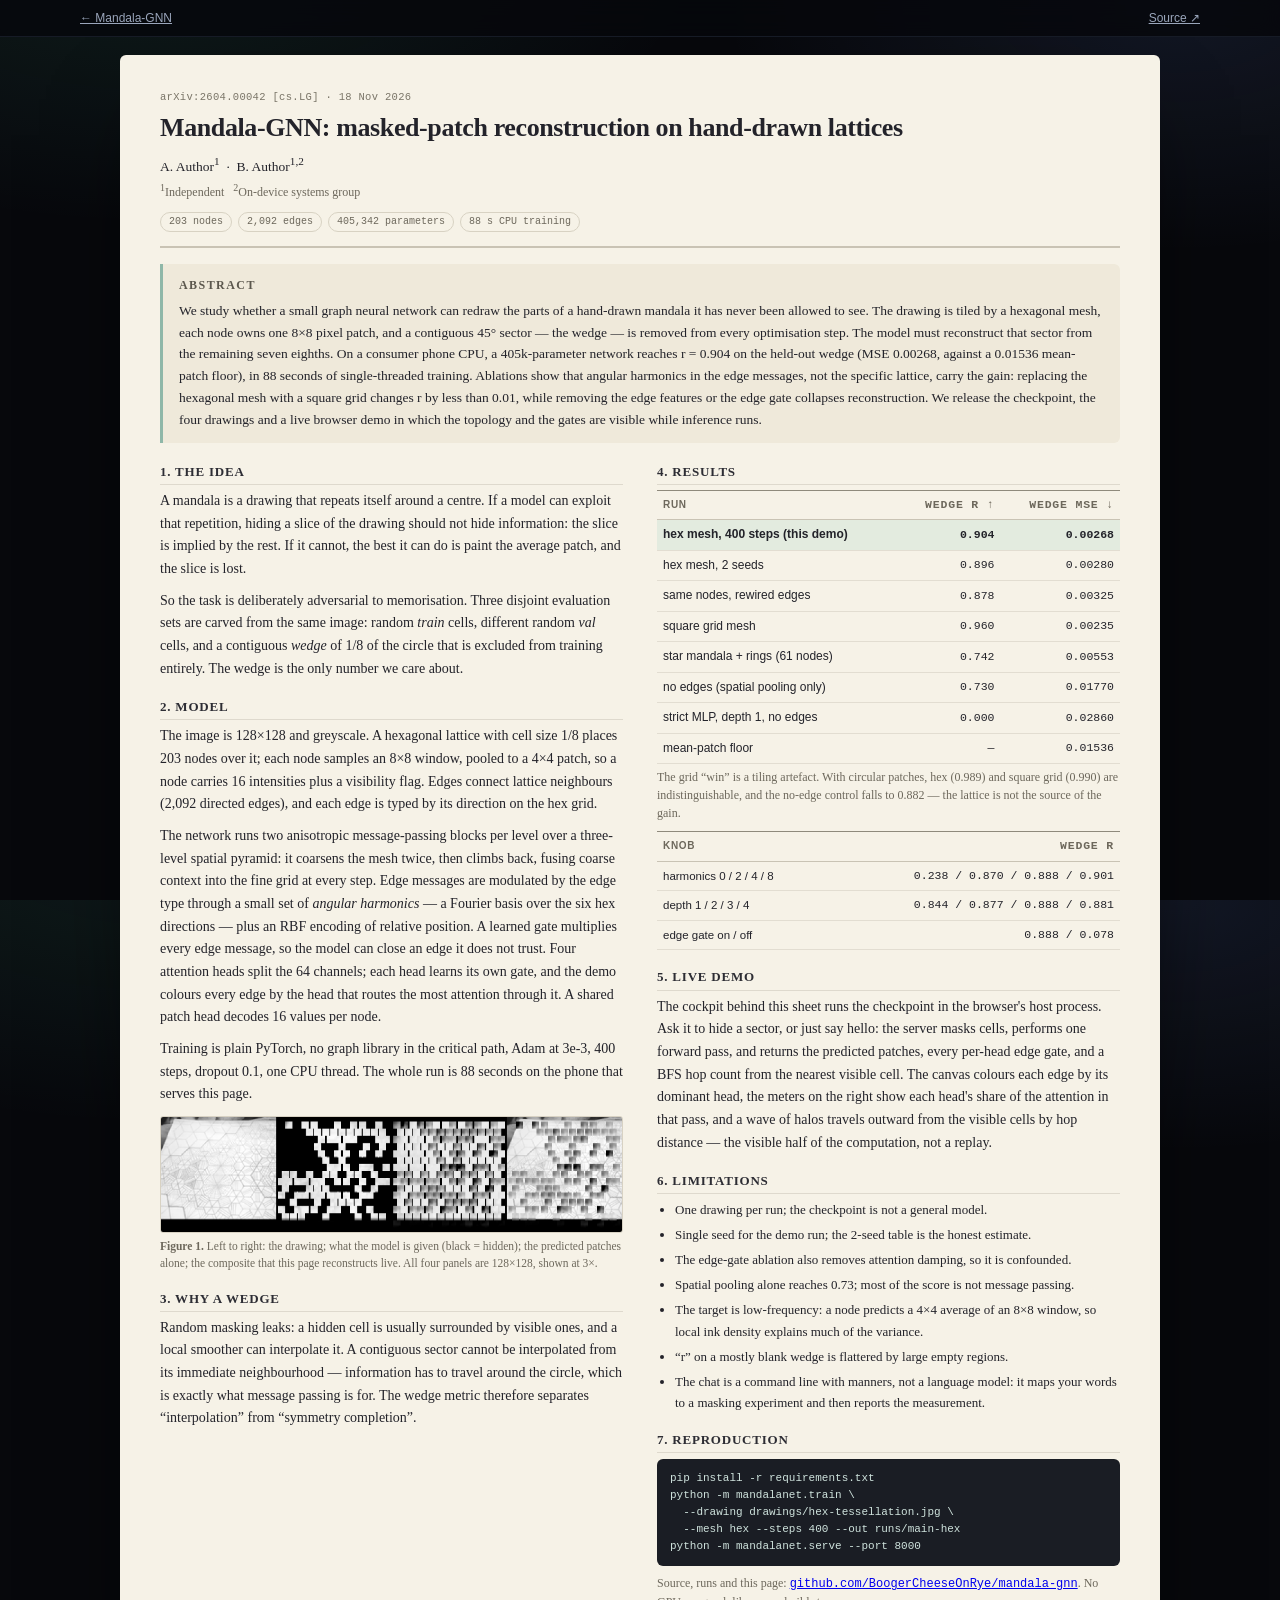
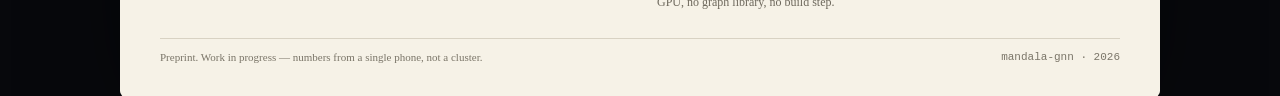
<file: docs/paper.html>
<!doctype html>
<html lang="en">
<head>
<meta charset="utf-8">
<meta name="viewport" content="width=device-width, initial-scale=1">
<meta name="theme-color" content="#07080c">
<title>Mandala-GNN — paper</title>
<link rel="stylesheet" href="paper.css">
<style>
  body { overflow: auto; padding: 0 0 60px; }
  .paper-top {
    position: sticky; top: 0; z-index: 5;
    display: flex; align-items: center; gap: 12px;
    padding: 9px max(16px, calc((100vw - 1120px) / 2));
    background: rgba(7, 8, 12, .85);
    backdrop-filter: blur(10px);
    border-bottom: 1px solid var(--line-soft);
    font-size: 12px;
  }
  .paper-top a { color: var(--ink-dim); }
  .paper-top a:hover { color: var(--ink); }
  .paper-top .sp { margin-left: auto; }
  .paper { padding: 18px 16px 0; }
  .paper-sheet { max-width: 1040px; }
  @media (max-width: 780px) {
    .paper-sheet { padding: 22px 18px; }
    .paper-cols { grid-template-columns: 1fr; }
  }
</style>
</head>
<body>
<div class="paper-top">
  <a href="./">← Mandala-GNN</a>
  <span class="sp"></span>
  <a href="https://github.com/BoogerCheeseOnRye/mandala-gnn">Source ↗</a>
</div>
<section class="paper" id="paper">
      <div class="paper-sheet">

        <div class="paper-head">
          <div class="paper-id">arXiv:2604.00042 [cs.LG] · 18 Nov 2026</div>
          <h1>Mandala-GNN: masked-patch reconstruction on hand-drawn lattices</h1>
          <div class="authors">A. Author<sup>1</sup> &nbsp;·&nbsp; B. Author<sup>1,2</sup></div>
          <div class="affil"><sup>1</sup>Independent &nbsp; <sup>2</sup>On-device systems group</div>
          <div class="paper-meta">
            <span>203 nodes</span><span>2,092 edges</span><span>405,342 parameters</span><span>88 s CPU training</span>
          </div>
        </div>

        <div class="abstract">
          <h2>Abstract</h2>
          <p>
            We study whether a small graph neural network can redraw the parts of a hand-drawn
            mandala it has never been allowed to see. The drawing is tiled by a hexagonal mesh,
            each node owns one 8×8 pixel patch, and a contiguous 45° sector — the wedge — is
            removed from every optimisation step. The model must reconstruct that sector from the
            remaining seven eighths. On a consumer phone CPU, a 405k-parameter network reaches
            r = 0.904 on the held-out wedge (MSE 0.00268, against a 0.01536 mean-patch floor),
            in 88 seconds of single-threaded training. Ablations show that angular harmonics in
            the edge messages, not the specific lattice, carry the gain: replacing the hexagonal
            mesh with a square grid changes r by less than 0.01, while removing the edge features
            or the edge gate collapses reconstruction. We release the checkpoint, the four
            drawings and a live browser demo in which the topology and the gates are visible
            while inference runs.
          </p>
        </div>

        <div class="paper-cols">

          <div class="col">
            <h2>1. The idea</h2>
            <p>
              A mandala is a drawing that repeats itself around a centre. If a model can exploit
              that repetition, hiding a slice of the drawing should not hide information: the
              slice is implied by the rest. If it cannot, the best it can do is paint the average
              patch, and the slice is lost.
            </p>
            <p>
              So the task is deliberately adversarial to memorisation. Three disjoint evaluation
              sets are carved from the same image: random <em>train</em> cells, different random
              <em>val</em> cells, and a contiguous <em>wedge</em> of 1/8 of the circle that is
              excluded from training entirely. The wedge is the only number we care about.
            </p>

            <h2>2. Model</h2>
            <p>
              The image is 128×128 and greyscale. A hexagonal lattice with cell size 1/8 places
              203 nodes over it; each node samples an 8×8 window, pooled to a 4×4 patch, so a node
              carries 16 intensities plus a visibility flag. Edges connect lattice neighbours
              (2,092 directed edges), and each edge is typed by its direction on the hex grid.
            </p>
            <p>
              The network runs two anisotropic message-passing blocks per level over a
              three-level spatial pyramid: it coarsens the mesh twice, then climbs back,
              fusing coarse context into the fine grid at every step. Edge
              messages are modulated by the edge type through a small set of <em>angular
              harmonics</em> — a Fourier basis over the six hex directions — plus an RBF encoding
              of relative position. A learned gate multiplies every edge message, so the model can
              close an edge it does not trust. Four attention heads split the 64 channels; each
              head learns its own gate, and the demo colours every edge by the head that routes the
              most attention through it. A shared patch head decodes 16 values per node.
            </p>
            <p>
              Training is plain PyTorch, no graph library in the critical path, Adam at 3e-3,
              400 steps, dropout 0.1, one CPU thread. The whole run is 88 seconds on the phone
              that serves this page.
            </p>

            <figure class="paper-fig">
              <img src="img/recon.png" alt="Four panels: the drawing, the masked input, the prediction, and the composite">
              <figcaption><b>Figure 1.</b> Left to right: the drawing; what the model is
              given (black = hidden); the predicted patches alone; the composite that
              this page reconstructs live. All four panels are 128×128, shown at 3×.</figcaption>
            </figure>

            <h2>3. Why a wedge</h2>
            <p>
              Random masking leaks: a hidden cell is usually surrounded by visible ones, and a
              local smoother can interpolate it. A contiguous sector cannot be interpolated from
              its immediate neighbourhood — information has to travel around the circle, which is
              exactly what message passing is for. The wedge metric therefore separates
              “interpolation” from “symmetry completion”.
            </p>
          </div>

          <div class="col">
            <h2>4. Results</h2>
            <table class="paper-table">
              <thead><tr><th>Run</th><th>wedge r ↑</th><th>wedge MSE ↓</th></tr></thead>
              <tbody>
                <tr class="hl"><td>hex mesh, 400 steps (this demo)</td><td>0.904</td><td>0.00268</td></tr>
                <tr><td>hex mesh, 2 seeds</td><td>0.896</td><td>0.00280</td></tr>
                <tr><td>same nodes, rewired edges</td><td>0.878</td><td>0.00325</td></tr>
                <tr><td>square grid mesh</td><td>0.960</td><td>0.00235</td></tr>
                <tr><td>star mandala + rings (61 nodes)</td><td>0.742</td><td>0.00553</td></tr>
                <tr><td>no edges (spatial pooling only)</td><td>0.730</td><td>0.01770</td></tr>
                <tr><td>strict MLP, depth 1, no edges</td><td>0.000</td><td>0.02860</td></tr>
                <tr><td>mean-patch floor</td><td>—</td><td>0.01536</td></tr>
              </tbody>
            </table>
            <p class="caption">
              The grid “win” is a tiling artefact. With circular patches, hex (0.989) and square
              grid (0.990) are indistinguishable, and the no-edge control falls to 0.882 —
              the lattice is not the source of the gain.
            </p>

            <table class="paper-table small">
              <thead><tr><th>Knob</th><th>wedge r</th></tr></thead>
              <tbody>
                <tr><td>harmonics 0 / 2 / 4 / 8</td><td>0.238 / 0.870 / 0.888 / 0.901</td></tr>
                <tr><td>depth 1 / 2 / 3 / 4</td><td>0.844 / 0.877 / 0.888 / 0.881</td></tr>
                <tr><td>edge gate on / off</td><td>0.888 / 0.078</td></tr>
              </tbody>
            </table>

            <h2>5. Live demo</h2>
            <p>
              The cockpit behind this sheet runs the checkpoint in the browser's host process.
              Ask it to hide a sector, or just say hello: the server masks cells, performs one
              forward pass, and returns the predicted patches, every per-head edge gate, and a
              BFS hop count from the nearest visible cell. The canvas colours each edge by its
              dominant head, the meters on the right show each head's share of the attention in
              that pass, and a wave of halos
              travels outward from the visible cells by hop distance — the visible half of the
              computation, not a replay.
            </p>

            <h2>6. Limitations</h2>
            <ul class="limits">
              <li>One drawing per run; the checkpoint is not a general model.</li>
              <li>Single seed for the demo run; the 2-seed table is the honest estimate.</li>
              <li>The edge-gate ablation also removes attention damping, so it is confounded.</li>
              <li>Spatial pooling alone reaches 0.73; most of the score is not message passing.</li>
              <li>The target is low-frequency: a node predicts a 4×4 average of an 8×8 window,
                  so local ink density explains much of the variance.</li>
              <li>“r” on a mostly blank wedge is flattered by large empty regions.</li>
              <li>The chat is a command line with manners, not a language model: it maps your
                  words to a masking experiment and then reports the measurement.</li>
            </ul>

            <h2>7. Reproduction</h2>
            <pre class="code">pip install -r requirements.txt
python -m mandalanet.train \
  --drawing drawings/hex-tessellation.jpg \
  --mesh hex --steps 400 --out runs/main-hex
python -m mandalanet.serve --port 8000</pre>
            <p class="caption">
              Source, runs and this page: <a class="mono" href="https://github.com/BoogerCheeseOnRye/mandala-gnn">github.com/BoogerCheeseOnRye/mandala-gnn</a>.
              No GPU, no graph library, no build step.
            </p>
          </div>
        </div>

        <div class="paper-foot">
          <span>Preprint. Work in progress — numbers from a single phone, not a cluster.</span>
          <span class="mono">mandala-gnn · 2026</span>
        </div>
      </div>
    </section>
</body>
</html>
</file>
<file: docs/site.css>
/* Static project page for GitHub Pages — same palette as the live cockpit. */

:root {
  --bg: #07080c;
  --panel: #0e1119;
  --panel-2: #0b0e15;
  --line: #1d2331;
  --line-soft: #161b26;
  --ink: #e8eef8;
  --ink-dim: #9aa6bb;
  --ink-faint: #66718a;
  --mint: #5ef0c8;
  --blue: #7aa2ff;
  --violet: #a78bfa;
  --warn: #ffb454;
  --bad: #ff6b81;
  --mono: ui-monospace, "SF Mono", SFMono-Regular, Menlo, Consolas, monospace;
  --sans: ui-sans-serif, -apple-system, "Helvetica Neue", "Segoe UI", Arial, sans-serif;
  --serif: "Iowan Old Style", "Palatino Linotype", Palatino, Georgia, serif;
}

* { box-sizing: border-box; }

html { scroll-behavior: smooth; }

body {
  margin: 0;
  background:
    radial-gradient(900px 480px at 12% -8%, rgba(94, 240, 200, .09), transparent 62%),
    radial-gradient(760px 420px at 92% 0%, rgba(122, 162, 255, .10), transparent 60%),
    var(--bg);
  color: var(--ink);
  font-family: var(--sans);
  font-size: 16px;
  line-height: 1.6;
  -webkit-font-smoothing: antialiased;
}

a { color: var(--mint); text-decoration: none; }
a:hover { text-decoration: underline; }

h1, h2, h3 { font-weight: 600; line-height: 1.2; letter-spacing: -.015em; }

/* nav */
.nav {
  position: sticky; top: 0; z-index: 10;
  display: flex; align-items: center; gap: 16px;
  padding: 10px max(20px, calc((100vw - 1080px) / 2));
  background: rgba(7, 8, 12, .82);
  backdrop-filter: blur(12px);
  -webkit-backdrop-filter: blur(12px);
  border-bottom: 1px solid var(--line-soft);
}
.brand { display: flex; align-items: center; gap: 9px; color: var(--ink); font-size: 12.5px; font-weight: 650; letter-spacing: .13em; }
.brand .dash { color: var(--mint); }
.mark {
  width: 20px; height: 20px; border-radius: 5px;
  background: conic-gradient(from 15deg, var(--mint), var(--blue), var(--violet), var(--warn), var(--mint));
  box-shadow: 0 0 16px rgba(94, 240, 200, .35);
  mask: radial-gradient(circle at 50% 50%, transparent 27%, #000 29%);
  -webkit-mask: radial-gradient(circle at 50% 50%, transparent 27%, #000 29%);
}
.nav nav { margin-left: auto; display: flex; gap: 18px; font-size: 13px; }
.nav nav a { color: var(--ink-dim); }
.nav nav a:hover { color: var(--ink); text-decoration: none; }
.nav nav a.here { color: var(--ink); box-shadow: inset 0 -2px 0 var(--mint); }
.nav .code-link { color: var(--ink); border: 1px solid var(--line); border-radius: 8px; padding: 3px 10px; }

main { max-width: 1080px; margin: 0 auto; padding: 0 20px 40px; }

/* hero */
.hero { padding: 38px 0 20px; }
.eyebrow {
  margin: 0 0 12px; font-size: 11px; letter-spacing: .14em; text-transform: uppercase;
  color: var(--ink-faint);
}
.hero h1 { font-size: clamp(28px, 3.5vw, 42px); max-width: 26ch; margin: 0 0 12px; }
.lede { max-width: 66ch; color: var(--ink-dim); font-size: 15.5px; margin: 0 0 20px; }

.stats {
  display: grid; grid-template-columns: repeat(auto-fit, minmax(118px, 1fr));
  gap: 8px; max-width: 820px;
}
.stats div {
  border: 1px solid var(--line); border-radius: 10px;
  background: linear-gradient(180deg, var(--panel), var(--panel-2));
  padding: 9px 12px;
}
.stats b {
  display: block; font-family: var(--mono); font-size: 18px; font-weight: 600;
  color: var(--ink); letter-spacing: -.02em;
}
.stats div:first-child b { color: var(--mint); }
.stats span {
  display: block; font-size: 9.5px; letter-spacing: .08em; text-transform: uppercase;
  color: var(--ink-faint);
}

/* screenshot */
.shot { margin: 18px 0 30px; }
.shot img {
  display: block; width: 100%; border-radius: 12px;
  border: 1px solid var(--line);
  box-shadow: 0 40px 90px -50px #000, 0 0 0 1px rgba(255, 255, 255, .02);
}
.shot figcaption { margin-top: 10px; font-size: 12.5px; color: var(--ink-faint); line-height: 1.55; }

/* bands */
.band { padding: 34px 0 8px; border-top: 1px solid var(--line-soft); }
.band h2 { font-size: 24px; margin: 0 0 8px; }
.band .sub { margin: 0 0 16px; color: var(--ink-dim); font-size: 14px; }

.cols3 { display: grid; grid-template-columns: repeat(auto-fit, minmax(240px, 1fr)); gap: 10px; margin-top: 14px; }
.cols3 article {
  border: 1px solid var(--line); border-radius: 12px; padding: 14px 16px;
  background: linear-gradient(180deg, var(--panel), var(--panel-2));
}
.cols3 h3 { font-size: 14px; margin: 0 0 4px; }
.cols3 p { margin: 0; font-size: 13px; color: var(--ink-dim); line-height: 1.55; }
.cols3 em { color: var(--ink); font-style: normal; font-family: var(--mono); font-size: 12px; }

/* video */
.video-block { padding: 34px 0 8px; border-top: 1px solid var(--line-soft); }
.video-head { display: flex; align-items: baseline; gap: 14px; flex-wrap: wrap; margin-bottom: 12px; }
.video-head h2 { font-size: 24px; margin: 0; }
.video-head p { margin: 0; color: var(--ink-faint); font-size: 13px; }
.video-block video {
  display: block; width: 100%; border-radius: 12px;
  border: 1px solid var(--line);
  background: #04050a;
  box-shadow: 0 40px 90px -50px #000;
}

/* tables */
.table-wrap { overflow-x: auto; border: 1px solid var(--line); border-radius: 12px; }
table { width: 100%; border-collapse: collapse; font-size: 13.5px; min-width: 480px; }
th {
  text-align: left; font-size: 10px; letter-spacing: .1em; text-transform: uppercase;
  color: var(--ink-faint); font-weight: 600;
  padding: 9px 14px; border-bottom: 1px solid var(--line);
  background: rgba(11, 14, 21, .6);
}
td { padding: 9px 14px; border-bottom: 1px solid var(--line-soft); }
tr:last-child td { border-bottom: 0; }
th:nth-child(2), th:nth-child(3), td:nth-child(2), td:nth-child(3) {
  text-align: right; font-family: var(--mono); font-size: 12.5px;
}
tr.hl td { background: rgba(94, 240, 200, .07); color: #fff; }
tr.hl td:first-child { box-shadow: inset 2px 0 0 var(--mint); }

/* tables whose last columns are prose, not numbers */
.table-wrap.prose th:nth-child(2), .table-wrap.prose td:nth-child(2) {
  text-align: left; font-family: var(--sans); font-size: 13.5px;
}
.table-wrap.prose th:nth-child(3), .table-wrap.prose td:nth-child(3) {
  text-align: left;
}

.note-grid { display: grid; grid-template-columns: repeat(auto-fit, minmax(240px, 1fr)); gap: 10px; margin-top: 12px; }
.note {
  border: 1px solid var(--line); border-left: 2px solid var(--mint);
  border-radius: 10px; padding: 12px 14px; background: rgba(14, 17, 25, .7);
}
.note.warn { border-left-color: var(--warn); }
.note.bad { border-left-color: var(--bad); }
.note .tag { font-size: 8.5px; letter-spacing: .12em; text-transform: uppercase; color: var(--ink-faint); }
.note h3 { font-size: 13.5px; margin: 2px 0 4px; }
.note p { margin: 0; font-size: 12.5px; color: var(--ink-dim); line-height: 1.5; }
.caption { margin-top: 14px; font-size: 12.5px; color: var(--ink-faint); }

/* run */
.run { display: grid; grid-template-columns: minmax(0, 1.5fr) minmax(0, 1fr); gap: 28px; }
.run h2 { font-size: 24px; margin: 0 0 8px; }
.run p { color: var(--ink-dim); font-size: 14px; }
.code {
  font-family: var(--mono); font-size: 12px; line-height: 1.7;
  background: #101420; border: 1px solid var(--line);
  color: #cfe3dd; border-radius: 10px; padding: 13px 15px;
  overflow-x: auto; margin: 14px 0;
}
.fine { font-size: 12px; color: var(--ink-faint); }
.run-side {
  border: 1px solid var(--line); border-radius: 12px; padding: 14px 16px;
  background: linear-gradient(180deg, var(--panel), var(--panel-2));
  align-self: start;
}
.run-side h3 { font-size: 12px; letter-spacing: .1em; text-transform: uppercase; color: var(--ink-faint); margin: 0 0 8px; }
.run-side ul { margin: 0; padding: 0; list-style: none; display: flex; flex-direction: column; gap: 7px; }
.run-side li { font-size: 12.5px; color: var(--ink-dim); line-height: 1.45; }
.run-side li a { font-family: var(--mono); font-size: 11.5px; }

.limits-band p { color: var(--ink-dim); max-width: 74ch; font-size: 14.5px; }
.links { display: flex; gap: 10px; flex-wrap: wrap; margin: 18px 0 0; }
.btn {
  display: inline-block; padding: 8px 16px; border-radius: 9px;
  background: var(--mint); color: #04110d; font-weight: 600; font-size: 13px;
}
.btn:hover { text-decoration: none; filter: brightness(1.06); }
.btn.ghost { background: transparent; color: var(--ink); border: 1px solid var(--line); }

footer {
  display: flex; gap: 10px; flex-wrap: wrap; justify-content: space-between;
  max-width: 1080px; margin: 30px auto 0; padding: 16px 20px 34px;
  border-top: 1px solid var(--line-soft);
  font-size: 11.5px; color: var(--ink-faint);
}
.mono { font-family: var(--mono); }

@media (max-width: 780px) {
  .nav { flex-wrap: wrap; }
  .nav nav { gap: 12px; font-size: 12px; }
  .hero { padding-top: 34px; }
  .run { grid-template-columns: 1fr; }
}
</file>
<file: docs/paper.css>
/* Generated from web/style.css by tools/build_pages.sh — edit that file. */
/* Mandala-GNN — a fixed, no-scroll cockpit on landscape/desktop,
   plus a stacked fallback for portrait phones. */

:root {
  --bg: #07080c;
  --bg-2: #0a0c12;
  --panel: #0e1119;
  --panel-2: #0b0e15;
  --line: #1d2331;
  --line-soft: #161b26;
  --ink: #e8eef8;
  --ink-dim: #9aa6bb;
  --ink-faint: #66718a;
  --mint: #5ef0c8;
  --mint-dim: #2c9c85;
  --blue: #7aa2ff;
  --violet: #a78bfa;
  --warn: #ffb454;
  --bad: #ff6b81;
  --head0: #5ef0c8;
  --head1: #7aa2ff;
  --head2: #ffb454;
  --head3: #a78bfa;
  --mono: ui-monospace, "SF Mono", SFMono-Regular, Menlo, Consolas, monospace;
  --sans: ui-sans-serif, -apple-system, "Helvetica Neue", "Segoe UI", Arial, sans-serif;
  --serif: "Iowan Old Style", "Palatino Linotype", Palatino, Georgia, serif;
  --r: 14px;
}

* { box-sizing: border-box; }
[hidden] { display: none !important; }

html { height: 100%; }

body {
  margin: 0;
  height: 100%;
  overflow: hidden;
  background:
    radial-gradient(900px 480px at 12% -8%, rgba(94, 240, 200, .09), transparent 62%),
    radial-gradient(760px 420px at 92% 0%, rgba(122, 162, 255, .10), transparent 60%),
    var(--bg);
  color: var(--ink);
  font-family: var(--sans);
  font-size: 14px;
  line-height: 1.5;
  -webkit-font-smoothing: antialiased;
}

h1, h2, h3 { margin: 0; font-weight: 600; }
button { font: inherit; color: inherit; }
code, .mono, .num { font-family: var(--mono); font-variant-numeric: tabular-nums; }
.num { color: var(--ink); }
.sr {
  position: absolute; width: 1px; height: 1px; padding: 0; margin: -1px;
  overflow: hidden; clip: rect(0 0 0 0); white-space: nowrap; border: 0;
}

/* ── shell ──────────────────────────────────────────────────────── */

.app {
  height: 100dvh;
  display: flex;
  flex-direction: column;
  min-height: 0;
}

.topbar {
  flex: 0 0 auto;
  display: flex; align-items: center; gap: 10px;
  padding: 8px 12px 8px;
  min-height: 46px;
}

.brand { display: flex; align-items: center; gap: 9px; min-width: 0; }

.mark {
  width: 20px; height: 20px; flex: 0 0 auto; border-radius: 5px;
  background: conic-gradient(from 15deg, var(--mint), var(--blue), var(--violet), var(--warn), var(--mint));
  box-shadow: 0 0 16px rgba(94, 240, 200, .35);
  mask: radial-gradient(circle at 50% 50%, transparent 27%, #000 29%);
  -webkit-mask: radial-gradient(circle at 50% 50%, transparent 27%, #000 29%);
}

.brand-txt {
  font-size: 13px; font-weight: 650; letter-spacing: .13em;
  white-space: nowrap;
}
.brand-txt span { color: var(--mint); }
.brand-sub {
  font-size: 11px; color: var(--ink-faint); white-space: nowrap;
  overflow: hidden; text-overflow: ellipsis;
  border-left: 1px solid var(--line); padding-left: 9px;
}

.chips { display: flex; align-items: center; gap: 5px; margin-left: auto; flex-wrap: nowrap; }

.chip {
  display: inline-flex; align-items: center; gap: 4px;
  font-size: 10.5px; letter-spacing: .04em; color: var(--ink-faint);
  border: 1px solid var(--line-soft); background: rgba(11, 14, 21, .7);
  border-radius: 999px; padding: 2px 8px; white-space: nowrap;
}
.chip b { color: var(--ink-dim); font-family: var(--mono); font-weight: 600; }
.chip.live { color: var(--mint); border-color: rgba(94, 240, 200, .3); }
.chip.live .dot {
  width: 5px; height: 5px; border-radius: 50%; background: var(--mint);
  box-shadow: 0 0 8px var(--mint); animation: blink 2.4s ease-in-out infinite;
}
.chip.live.cold { color: var(--warn); border-color: rgba(255, 180, 84, .3); }
.chip.live.cold .dot { background: var(--warn); box-shadow: 0 0 8px var(--warn); }
@keyframes blink { 0%, 100% { opacity: 1 } 50% { opacity: .35 } }

.top-actions { display: flex; gap: 6px; margin-left: 4px; }

.tbtn {
  cursor: pointer;
  border: 1px solid var(--line); background: rgba(14, 17, 25, .9);
  color: var(--ink-dim); border-radius: 9px; padding: 5px 11px;
  font-size: 11.5px; letter-spacing: .02em;
  transition: color .15s, border-color .15s, background .15s;
}
.tbtn:hover { color: var(--ink); border-color: #2c3448; background: #131824; }
.tbtn.icon { padding: 5px 8px; display: inline-flex; align-items: center; }

/* ── cockpit grid ───────────────────────────────────────────────── */

.cockpit {
  flex: 1 1 auto;
  min-height: 0;
  display: grid;
  grid-template-columns: minmax(0, 1fr) minmax(300px, 360px) minmax(216px, 252px);
  gap: 9px;
  padding: 0 12px 10px;
}

.panel {
  min-width: 0; min-height: 0;
  display: flex; flex-direction: column;
  border: 1px solid var(--line);
  border-radius: var(--r);
  background: linear-gradient(180deg, var(--panel), var(--panel-2));
  box-shadow: 0 24px 60px -40px #000;
  overflow: hidden;
}

.panel-head {
  flex: 0 0 auto;
  display: flex; align-items: center; gap: 8px;
  padding: 8px 12px 7px;
  border-bottom: 1px solid var(--line-soft);
}
.panel-head h2 {
  font-size: 11px; letter-spacing: .13em; text-transform: uppercase;
  color: var(--ink-dim); white-space: nowrap;
}
.panel-head .note {
  font-size: 10.5px; color: var(--ink-faint);
  white-space: nowrap; overflow: hidden; text-overflow: ellipsis;
}
.pill {
  margin-left: auto;
  font-size: 9.5px; letter-spacing: .1em; text-transform: uppercase;
  color: var(--ink-faint); border: 1px solid var(--line);
  border-radius: 999px; padding: 1px 8px; white-space: nowrap;
}
.pill.ready { color: var(--mint); border-color: rgba(94, 240, 200, .35); }
.pill.busy { color: var(--warn); border-color: rgba(255, 180, 84, .4); }
.pill.offline { color: var(--bad); border-color: rgba(255, 107, 129, .4); }

/* ── stage ──────────────────────────────────────────────────────── */

.stage-body {
  flex: 1 1 auto; min-height: 0;
  display: grid; place-items: center;
  padding: 8px;
  container-type: size;
  position: relative;
}

.canvas-box {
  position: relative;
  width: min(100cqw, 100cqh, 760px);
  aspect-ratio: 1 / 1;
  max-width: 100%;
  border-radius: 10px;
  overflow: hidden;
  background: #04050a;
  box-shadow: inset 0 0 0 1px rgba(94, 240, 200, .08), 0 0 60px -20px rgba(94, 240, 200, .18);
}
@supports not (width: 1cqw) {
  .canvas-box { width: 100%; max-height: 100%; }
}

#stage { display: block; width: 100%; height: 100%; cursor: crosshair; }

.sweep-badge {
  position: absolute; z-index: 2; left: 9px; top: 9px;
  display: flex; align-items: center; gap: 6px;
  padding: 3px 9px 3px 7px; border-radius: 999px;
  background: rgba(6, 9, 14, .78);
  border: 1px solid rgba(255, 255, 255, .14);
  backdrop-filter: blur(8px);
  -webkit-backdrop-filter: blur(8px);
  font-family: var(--mono); font-size: 9.5px; letter-spacing: .12em;
  color: var(--ink-dim);
}
.sweep-badge i { width: 6px; height: 6px; border-radius: 50%; background: currentColor; box-shadow: 0 0 8px currentColor; }
.sweep-badge b { font-weight: 600; }

.hud {
  position: absolute; inset: auto 0 0 0;
  display: flex; align-items: flex-end; justify-content: space-between; gap: 8px;
  padding: 14px 9px 7px;
  background: linear-gradient(to top, rgba(4, 5, 10, .88), transparent);
  pointer-events: none;
}
.legend { display: flex; flex-wrap: wrap; gap: 3px 8px; }
.legend span {
  display: inline-flex; align-items: center; gap: 4px;
  font-size: 9px; letter-spacing: .04em; color: var(--ink-dim);
}
.sw { width: 7px; height: 7px; border-radius: 2px; display: inline-block; }
.sw.head0 { background: var(--head0); }
.sw.head1 { background: var(--head1); }
.sw.head2 { background: var(--head2); }
.sw.head3 { background: var(--head3); }
.sw.hidden { background: var(--warn); border-radius: 50%; }
.scale { font-size: 8.5px; color: var(--ink-faint); text-align: right; }

/* launch overlay */
.launch {
  position: absolute; z-index: 3;
  left: 50%; top: 50%; transform: translate(-50%, -50%);
  display: flex; align-items: center; gap: 11px;
  padding: 12px 18px 12px 13px;
  border-radius: 13px; cursor: pointer;
  border: 1px solid rgba(94, 240, 200, .5);
  background: rgba(8, 12, 16, .9);
  box-shadow: 0 20px 50px -18px rgba(0, 0, 0, .9), 0 0 0 6px rgba(94, 240, 200, .06),
              0 0 40px rgba(94, 240, 200, .16);
  backdrop-filter: blur(12px);
  -webkit-backdrop-filter: blur(12px);
  transition: transform .16s, box-shadow .16s;
  max-width: calc(100% - 20px);
}
.launch:hover { transform: translate(-50%, -50%) scale(1.02); }
.launch[disabled] { cursor: progress; }
.launch-ic {
  width: 30px; height: 30px; flex: 0 0 auto;
  display: grid; place-items: center;
  border-radius: 50%; color: #04110d;
  background: var(--mint); font-size: 11px;
  box-shadow: 0 0 18px rgba(94, 240, 200, .6);
}
.launch.loading .launch-ic { animation: spin 1.1s linear infinite; }
@keyframes spin { to { transform: rotate(360deg); } }
.launch-txt { display: flex; flex-direction: column; text-align: left; line-height: 1.3; }
.launch-txt b { font-size: 13px; }
.launch-txt small { font-size: 10.5px; color: var(--ink-faint); }

/* ── chat ───────────────────────────────────────────────────────── */

.chat-log {
  flex: 1 1 auto; min-height: 0;
  overflow-y: auto; overscroll-behavior: contain;
  display: flex; flex-direction: column; gap: 8px;
  padding: 10px 10px 4px;
  scrollbar-width: thin;
  scrollbar-color: #232a3a transparent;
}

.msg { display: flex; gap: 7px; align-items: flex-start; }
.msg .who {
  flex: 0 0 auto; width: 18px; height: 18px; border-radius: 50%;
  display: grid; place-items: center;
  font-size: 9px; font-weight: 700;
  background: rgba(122, 162, 255, .14); color: var(--blue);
  border: 1px solid rgba(122, 162, 255, .3);
  margin-top: 2px;
}
.msg.bot .who { background: rgba(94, 240, 200, .14); color: var(--mint); border-color: rgba(94, 240, 200, .3); }

.bubble {
  min-width: 0;
  padding: 7px 10px;
  border-radius: 10px;
  font-size: 12px; line-height: 1.5;
  background: rgba(17, 22, 33, .8);
  border: 1px solid var(--line-soft);
  overflow-wrap: anywhere;
}
.msg.bot .bubble { border-top-left-radius: 4px; }
.msg.user { flex-direction: row-reverse; }
.msg.user .bubble {
  background: rgba(122, 162, 255, .13);
  border-color: rgba(122, 162, 255, .26);
  border-top-left-radius: 10px; border-top-right-radius: 4px;
  color: #dbe6ff;
}
.msg.user .who { background: rgba(122, 162, 255, .16); }
.bubble b { color: #fff; font-weight: 600; }
.bubble br { line-height: 1.5; }
.bubble code {
  font-size: 10.5px; background: #1a2130; color: var(--mint);
  border-radius: 4px; padding: 1px 4px;
}
.bubble .thumb {
  display: block; width: 100%; max-width: 190px; margin-top: 6px;
  border-radius: 6px; border: 1px solid var(--line);
}
.bubble .num { color: var(--mint); font-size: 11.5px; }
.bubble .num.warn { color: var(--warn); }

.sugg { display: flex; flex-wrap: wrap; gap: 4px; margin-top: 6px; }
.sugg button {
  cursor: pointer;
  font-size: 10.5px; color: var(--ink-dim);
  background: rgba(122, 162, 255, .08);
  border: 1px solid rgba(122, 162, 255, .22);
  border-radius: 999px; padding: 2px 8px;
  transition: color .14s, border-color .14s, background .14s;
}
.sugg button:hover {
  color: #dbe6ff; border-color: rgba(122, 162, 255, .5);
  background: rgba(122, 162, 255, .16);
}

.mini-table { width: 100%; border-collapse: collapse; margin: 5px 0 2px; font-size: 11px; }
.mini-table td { padding: 2px 0; border-bottom: 1px solid var(--line-soft); }
.mini-table td:last-child { text-align: right; font-family: var(--mono); color: var(--ink); }

.typing { display: inline-flex; align-items: center; gap: 3px; padding: 2px 0; }
.typing i {
  width: 4px; height: 4px; border-radius: 50%; background: var(--mint);
  animation: hop 1s ease-in-out infinite;
}
.typing i:nth-child(2) { animation-delay: .14s; }
.typing i:nth-child(3) { animation-delay: .28s; }
@keyframes hop { 0%, 100% { opacity: .25; transform: translateY(0) } 50% { opacity: 1; transform: translateY(-3px) } }

.chat-form {
  flex: 0 0 auto;
  display: flex; align-items: center; gap: 6px;
  margin: 4px 8px 0;
  padding: 4px 4px 4px 10px;
  border-radius: 11px;
  border: 1px solid var(--line);
  background: #0a0d15;
  transition: border-color .16s, box-shadow .16s;
}
.chat-form:focus-within {
  border-color: rgba(94, 240, 200, .45);
  box-shadow: 0 0 0 3px rgba(94, 240, 200, .07);
}
.chat-form input {
  flex: 1 1 auto; min-width: 0;
  background: none; border: 0; outline: 0;
  color: var(--ink); font-size: 13px; padding: 6px 0;
}
.chat-form input::placeholder { color: var(--ink-faint); }
.chat-form input:disabled { opacity: .5; }
.chat-form button {
  flex: 0 0 auto; cursor: pointer;
  width: 30px; height: 30px; border-radius: 8px;
  display: grid; place-items: center;
  border: 1px solid rgba(94, 240, 200, .35);
  background: rgba(94, 240, 200, .14); color: var(--mint);
  transition: background .15s;
}
.chat-form button:hover { background: rgba(94, 240, 200, .24); }
.chat-form button:disabled { opacity: .45; cursor: progress; }

.chat-hint {
  flex: 0 0 auto;
  padding: 4px 12px 8px;
  font-size: 9.5px; color: var(--ink-faint);
  text-align: center; letter-spacing: .01em;
}

/* ── rail ───────────────────────────────────────────────────────── */

.rail { padding: 8px 10px; gap: 8px; overflow: hidden; }

.rail-sec { min-width: 0; }
.rail-sec + .rail-sec {
  border-top: 1px solid var(--line-soft);
  padding-top: 7px;
}
.rail-head { display: flex; align-items: baseline; gap: 6px; margin-bottom: 4px; }
.rail-head h3 {
  font-size: 9.5px; letter-spacing: .11em; text-transform: uppercase;
  color: var(--ink-dim); white-space: nowrap;
}
.rail-note {
  margin-left: auto; font-size: 8.5px; color: var(--ink-faint);
  white-space: nowrap; overflow: hidden; text-overflow: ellipsis;
}

.readout {
  display: grid; grid-template-columns: 1fr 1fr; gap: 4px 8px;
}
.readout div {
  min-width: 0; padding: 3px 0 4px;
  border-bottom: 1px solid var(--line-soft);
}
.readout b {
  display: block; font-family: var(--mono); font-size: 13px; font-weight: 600;
  color: var(--ink); line-height: 1.15;
  font-variant-numeric: tabular-nums;
  white-space: nowrap; overflow: hidden; text-overflow: ellipsis;
}
.readout span {
  display: block; font-size: 8px; letter-spacing: .07em; text-transform: uppercase;
  color: var(--ink-faint); white-space: nowrap; overflow: hidden; text-overflow: ellipsis;
}
.readout b.flash { animation: flash .7s ease-out; }
@keyframes flash { 0% { color: var(--mint); } 100% { color: var(--ink); } }

.head-meters { display: flex; flex-direction: column; gap: 3px; }
.hm { display: grid; grid-template-columns: 16px 1fr 30px; align-items: center; gap: 5px; }
.hm-name { font-size: 9px; font-family: var(--mono); color: var(--ink-faint); }
.hm-track {
  height: 6px; border-radius: 3px; overflow: hidden;
  background: #141a26; box-shadow: inset 0 0 0 1px rgba(255, 255, 255, .03);
}
.hm-track i {
  display: block; height: 100%; width: 0;
  border-radius: 3px;
  background: currentColor;
  box-shadow: 0 0 10px currentColor;
  transition: width .45s cubic-bezier(.2, .8, .3, 1);
}
.hm[data-head="0"] { color: var(--head0); }
.hm[data-head="1"] { color: var(--head1); }
.hm[data-head="2"] { color: var(--head2); }
.hm[data-head="3"] { color: var(--head3); }
.hm-val { font-size: 9px; font-family: var(--mono); color: var(--ink-dim); text-align: right; }
.hm-val.flash { animation: flash .7s ease-out; }
.hm.active .hm-name { color: #fff; }
.hm.active .hm-track i { filter: brightness(1.4); }
.hop-empty { font-size: 9px; color: var(--ink-faint); }

.howto { margin-top: auto; }
.howto ul { margin: 0; padding: 0; list-style: none; display: flex; flex-direction: column; gap: 3px; }
.howto li {
  display: flex; align-items: center; gap: 6px;
  font-size: 9.5px; color: var(--ink-faint); line-height: 1.35;
}
.howto .dot { width: 6px; height: 6px; border-radius: 50%; flex: 0 0 auto; }
.howto .dot.head0 { background: var(--head0); }
.howto .dot.gate { background: linear-gradient(90deg, #29495c, #d7fff4); }
.howto .dot.ring { background: none; box-shadow: 0 0 0 1.5px var(--blue); }
.howto .dot.cell { background: var(--warn); }

.hops {
  display: flex; align-items: flex-end; gap: 2px; height: 46px;
  padding-top: 2px;
}
.hop-col {
  flex: 1 1 0; min-width: 0;
  display: flex; flex-direction: column; align-items: center; justify-content: flex-end;
  height: 100%; gap: 2px;
}
.hop-bar {
  width: 100%; border-radius: 2px 2px 0 0;
  background: linear-gradient(to top, rgba(94, 240, 200, .28), rgba(94, 240, 200, .85));
  box-shadow: 0 0 8px rgba(94, 240, 200, .25);
  transition: height .45s cubic-bezier(.2, .8, .3, 1);
}
.hop-lab { font-size: 7.5px; font-family: var(--mono); color: var(--ink-faint); }

.evidence { display: flex; flex-direction: column; gap: 1px; }
.ev-row {
  display: flex; align-items: baseline; justify-content: space-between; gap: 6px;
  font-size: 10px; color: var(--ink-faint);
  padding: 2px 0;
  border-bottom: 1px solid var(--line-soft);
}
.ev-row b { font-family: var(--mono); font-size: 10.5px; color: var(--ink-dim); font-weight: 600; }
.ev-row:last-of-type { border-bottom: 0; }
.rail-link {
  margin-top: 5px; cursor: pointer; text-align: left;
  background: none; border: 0; padding: 0;
  font-size: 9.5px; color: var(--blue); letter-spacing: .02em;
}
.rail-link:hover { text-decoration: underline; }

/* ── overlays ───────────────────────────────────────────────────── */

.overlay {
  position: fixed; inset: 0; z-index: 60;
  display: flex; flex-direction: column;
  background: rgba(4, 5, 9, .82);
  backdrop-filter: blur(10px);
  -webkit-backdrop-filter: blur(10px);
}
.overlay-bar {
  flex: 0 0 auto;
  display: flex; align-items: center; gap: 10px;
  padding: 8px 14px;
  border-bottom: 1px solid rgba(255, 255, 255, .07);
}
.overlay-title {
  font-size: 11px; letter-spacing: .13em; text-transform: uppercase;
  color: var(--ink-dim);
}
.overlay-bar .tbtn { margin-left: auto; }
.overlay-scroll { flex: 1 1 auto; min-height: 0; overflow-y: auto; padding: 16px 14px 32px; }

/* ── paper sheet ────────────────────────────────────────────────── */

.paper { padding: 0; }
.paper-sheet {
  max-width: 1040px; margin: 0 auto;
  background: #f6f2e7;
  color: #23232a;
  border-radius: 6px;
  padding: 34px 40px 30px;
  box-shadow: 0 40px 100px -40px #000;
  font-family: var(--serif);
  font-size: 14px;
  line-height: 1.62;
}
.paper-head { border-bottom: 2px solid #c9c3b4; padding-bottom: 14px; margin-bottom: 16px; }
.paper-id { font-family: var(--mono); font-size: 10.5px; color: #7a7568; letter-spacing: .03em; }
.paper-head h1 {
  font-size: 26px; line-height: 1.24; margin: 6px 0 8px;
  font-weight: 600; letter-spacing: -.015em;
}
.authors { font-size: 13.5px; }
.affil { font-size: 12px; color: #6d685c; margin-top: 2px; }
.paper-meta {
  display: flex; flex-wrap: wrap; gap: 6px; margin-top: 10px;
  font-family: var(--mono); font-size: 10px; color: #6d685c;
}
.paper-meta span {
  border: 1px solid #d8d2c3; border-radius: 999px; padding: 1px 8px;
}

.abstract {
  background: #efe9da; border-left: 3px solid #8fb7a8;
  padding: 12px 16px; border-radius: 0 6px 6px 0; margin-bottom: 18px;
}
.abstract h2 { font-size: 12px; letter-spacing: .12em; text-transform: uppercase; color: #5b574d; }
.abstract p { margin: 4px 0 0; font-size: 13.5px; }

.paper-cols {
  display: grid;
  grid-template-columns: minmax(0, 1fr) minmax(0, 1fr);
  gap: 0 34px;
  align-items: start;
}
.paper-cols h2 {
  font-size: 13px; letter-spacing: .06em; text-transform: uppercase;
  margin: 16px 0 5px; color: #2d2d34;
  border-bottom: 1px solid #ded9cd; padding-bottom: 2px;
}
.paper-cols h2:first-child { margin-top: 0; }
.paper-cols p { margin: 0 0 9px; }
.paper-cols em { font-style: italic; }
.caption { font-size: 12px; color: #6d685c; line-height: 1.5; margin: 6px 0 12px; }

.paper-table { width: 100%; border-collapse: collapse; font-family: var(--sans); font-size: 12px; margin: 4px 0; }
.paper-table th {
  text-align: left; font-weight: 600; font-size: 10px; letter-spacing: .07em;
  text-transform: uppercase; color: #6d685c;
  border-top: 1.5px solid #8f8a7c; border-bottom: 1px solid #c9c3b4;
  padding: 5px 6px;
}
.paper-table td { padding: 5px 6px; border-bottom: 1px solid #e2ddd1; }
.paper-table td:nth-child(2), .paper-table td:nth-child(3),
.paper-table th:nth-child(2), .paper-table th:nth-child(3) {
  text-align: right; font-family: var(--mono); font-size: 11.5px;
}
.paper-table tr.hl td { background: rgba(94, 180, 160, .12); font-weight: 600; }
.paper-table.small td { font-size: 11.5px; }

.limits { margin: 0; padding-left: 18px; font-size: 13px; }
.limits li { margin-bottom: 4px; }

.paper-fig { margin: 10px 0 12px; break-inside: avoid; }
.paper-fig img { width: 100%; display: block; border-radius: 3px; border: 1px solid #d8d2c3; }
.paper-fig figcaption { font-size: 11.5px; color: #6d685c; line-height: 1.45; margin-top: 5px; }

.code {
  font-family: var(--mono); font-size: 11px; line-height: 1.55;
  background: #1a1d24; color: #cfe3dd;
  border-radius: 6px; padding: 11px 13px;
  overflow-x: auto; margin: 6px 0 8px;
}

.paper-foot {
  display: flex; justify-content: space-between; gap: 10px; flex-wrap: wrap;
  border-top: 1px solid #d8d2c3; margin-top: 18px; padding-top: 10px;
  font-size: 11px; color: #7a7568;
}

/* ── data sheet ─────────────────────────────────────────────────── */

.dash { max-width: 1080px; margin: 0 auto; }

.sec-head { margin-bottom: 14px; }
.sec-head h2 { font-size: 18px; letter-spacing: -.01em; }
.sec-head p { margin: 4px 0 0; color: var(--ink-dim); font-size: 12.5px; max-width: 70ch; }

.cards { display: grid; grid-template-columns: repeat(auto-fit, minmax(180px, 1fr)); gap: 9px; }
.card {
  border: 1px solid var(--line); border-radius: 12px;
  background: linear-gradient(180deg, var(--panel), var(--panel-2));
  padding: 12px 14px;
}
.card.accent { border-color: rgba(94, 240, 200, .28); background: linear-gradient(180deg, #0d1a1a, #0b0e15); }
.card h3 { font-size: 10px; letter-spacing: .1em; text-transform: uppercase; color: var(--ink-faint); }
.card .big {
  font-family: var(--mono); font-size: 26px; font-weight: 600;
  letter-spacing: -.02em; margin-top: 3px;
}
.card.accent .big { color: var(--mint); }
.card .sub { font-size: 11px; color: var(--ink-faint); margin-top: 2px; }
.card .good { color: var(--mint); }
.meter { height: 4px; border-radius: 2px; background: #141a26; margin-top: 8px; overflow: hidden; }
.meter i { display: block; height: 100%; width: calc(var(--v) * 100%); background: var(--mint); border-radius: 2px; }

.charts { display: grid; grid-template-columns: repeat(2, minmax(0, 1fr)); gap: 9px; margin-top: 9px; }
.chart { padding: 12px 14px; }
.chart figcaption h3 { font-size: 12.5px; }
.chart figcaption p { margin: 2px 0 9px; font-size: 10.5px; color: var(--ink-faint); }
.fine { margin: 8px 0 0; font-size: 10.5px; color: var(--ink-faint); line-height: 1.45; }

.bars { display: flex; flex-direction: column; gap: 5px; }
.bar { display: grid; grid-template-columns: 92px 1fr 42px; align-items: center; gap: 7px; }
.bar .lab { font-size: 10.5px; color: var(--ink-dim); white-space: nowrap; overflow: hidden; text-overflow: ellipsis; }
.bar .track { height: 7px; border-radius: 4px; background: #141a26; overflow: hidden; }
.bar .fill {
  display: block; height: 100%; border-radius: 4px;
  background: linear-gradient(90deg, var(--mint-dim), var(--mint));
}
.bar.best .fill { background: linear-gradient(90deg, var(--mint), #b8ffe9); box-shadow: 0 0 10px rgba(94, 240, 200, .4); }
.bar.bad .fill { background: linear-gradient(90deg, #6a2b3a, var(--bad)); }
.bar .val { font-family: var(--mono); font-size: 10.5px; color: var(--ink-dim); text-align: right; }

.spark svg { width: 100%; height: 150px; display: block; }
.spark .grid-line { stroke: #1b2130; stroke-width: 1; }
.spark .axis { fill: var(--ink-faint); font-size: 9px; font-family: var(--mono); }
.spark .area { fill: url(#curveFill); }
.spark .curve { fill: none; stroke: var(--mint); stroke-width: 1.8; stroke-linejoin: round; }

.callouts { display: grid; grid-template-columns: repeat(auto-fit, minmax(240px, 1fr)); gap: 9px; margin-top: 9px; }
.callout {
  border: 1px solid var(--line); border-left: 2px solid var(--mint);
  border-radius: 10px; background: rgba(14, 17, 25, .7);
  padding: 11px 13px;
}
.callout.warn { border-left-color: var(--warn); }
.callout.bad { border-left-color: var(--bad); }
.callout .tag {
  font-size: 8.5px; letter-spacing: .12em; text-transform: uppercase;
  color: var(--ink-faint);
}
.callout h3 { font-size: 12.5px; margin: 2px 0 4px; }
.callout p { margin: 0; font-size: 11px; color: var(--ink-dim); line-height: 1.5; }

.foot {
  display: none;
}

/* ── short viewports: drop secondary rail rows ──────────────────── */

@media (max-height: 640px) {
  .rail-hide-short { display: none; }
  .brand-sub { display: none; }
  .topbar { min-height: 40px; padding: 5px 10px; }
  .cockpit { padding: 0 10px 8px; gap: 7px; }
  .panel-head { padding: 6px 10px 5px; }
  .chat-hint { display: none; }
  .sweep-badge {
  position: absolute; z-index: 2; left: 9px; top: 9px;
  display: flex; align-items: center; gap: 6px;
  padding: 3px 9px 3px 7px; border-radius: 999px;
  background: rgba(6, 9, 14, .78);
  border: 1px solid rgba(255, 255, 255, .14);
  backdrop-filter: blur(8px);
  -webkit-backdrop-filter: blur(8px);
  font-family: var(--mono); font-size: 9.5px; letter-spacing: .12em;
  color: var(--ink-dim);
}
.sweep-badge i { width: 6px; height: 6px; border-radius: 50%; background: currentColor; box-shadow: 0 0 8px currentColor; }
.sweep-badge b { font-weight: 600; }

.hud { padding: 10px 8px 5px; }
  .scale { display: none; }
}

@media (max-height: 470px) {
  .rail { padding: 6px 9px; gap: 6px; }
  .ev-row { padding: 1px 0; font-size: 9.5px; }
  .ev-row b { font-size: 10px; }
  .rail-link { display: none; }
  .rail-sec { padding-top: 5px; }
  .readout div { padding: 2px 0 3px; }
  .readout b { font-size: 12px; }
  .hm-track { height: 5px; }
  .rail-head { margin-bottom: 3px; }
  .hm { gap: 4px; }
  .readout div:nth-child(n+5) { display: none; }
  .hm { grid-template-columns: 14px 1fr 26px; }
  .panel-head .note { display: none; }
  .brand-txt { font-size: 11.5px; }
  .chat-log { padding: 7px 8px 2px; gap: 6px; }
  .bubble { font-size: 11.5px; padding: 6px 9px; }
  .chat-form { margin: 3px 6px 0; }
  .chat-form input { font-size: 12px; }
}

@media (max-width: 1060px) and (min-width: 861px) {
  .cockpit { grid-template-columns: minmax(0, 1fr) minmax(268px, 320px) minmax(190px, 214px); }
}

@media (max-width: 780px) {
  .charts { grid-template-columns: 1fr; }
}

@media (max-width: 900px) and (min-width: 621px) {
  .cockpit { grid-template-columns: minmax(0, 1fr) minmax(230px, 258px) minmax(168px, 184px); }
  .panel-head .pill { display: none; }
  .sweep-badge {
  position: absolute; z-index: 2; left: 9px; top: 9px;
  display: flex; align-items: center; gap: 6px;
  padding: 3px 9px 3px 7px; border-radius: 999px;
  background: rgba(6, 9, 14, .78);
  border: 1px solid rgba(255, 255, 255, .14);
  backdrop-filter: blur(8px);
  -webkit-backdrop-filter: blur(8px);
  font-family: var(--mono); font-size: 9.5px; letter-spacing: .12em;
  color: var(--ink-dim);
}
.sweep-badge i { width: 6px; height: 6px; border-radius: 50%; background: currentColor; box-shadow: 0 0 8px currentColor; }
.sweep-badge b { font-weight: 600; }

.hud { display: none; }
  .rail-live-legend { display: none; }
}

/* ── portrait / narrow: stack and allow scrolling ───────────────── */

@media (max-width: 860px) and (orientation: portrait), (max-width: 620px) {
  body { overflow: auto; }
  .app { height: auto; min-height: 100dvh; }
  .cockpit {
    grid-template-columns: 1fr;
    grid-auto-rows: auto;
    padding: 0 10px 24px;
    gap: 9px;
  }
  .stage { min-height: 0; }
  .stage-body { container-type: normal; padding: 8px; }
  .canvas-box { width: min(100%, 78vh); }
  .chat { height: 62vh; min-height: 360px; }
  .rail { overflow: visible; }
  .rail-sec { padding-top: 0; border-top: 0 !important; }
  .rail-hide-short { display: block; }
  .chips .chip:nth-child(-n+2) { display: none; }
  .sweep-badge {
  position: absolute; z-index: 2; left: 9px; top: 9px;
  display: flex; align-items: center; gap: 6px;
  padding: 3px 9px 3px 7px; border-radius: 999px;
  background: rgba(6, 9, 14, .78);
  border: 1px solid rgba(255, 255, 255, .14);
  backdrop-filter: blur(8px);
  -webkit-backdrop-filter: blur(8px);
  font-family: var(--mono); font-size: 9.5px; letter-spacing: .12em;
  color: var(--ink-dim);
}
.sweep-badge i { width: 6px; height: 6px; border-radius: 50%; background: currentColor; box-shadow: 0 0 8px currentColor; }
.sweep-badge b { font-weight: 600; }

.hud { display: none; }
  .brand-sub { display: none; }
  .topbar { flex-wrap: wrap; }
  .chips { margin-left: 0; }
  .top-actions { margin-left: auto; }
  .paper-cols { grid-template-columns: 1fr; }
  .paper-sheet { padding: 20px 16px; font-size: 13.5px; }
  .paper-head h1 { font-size: 21px; }
}
</file>
